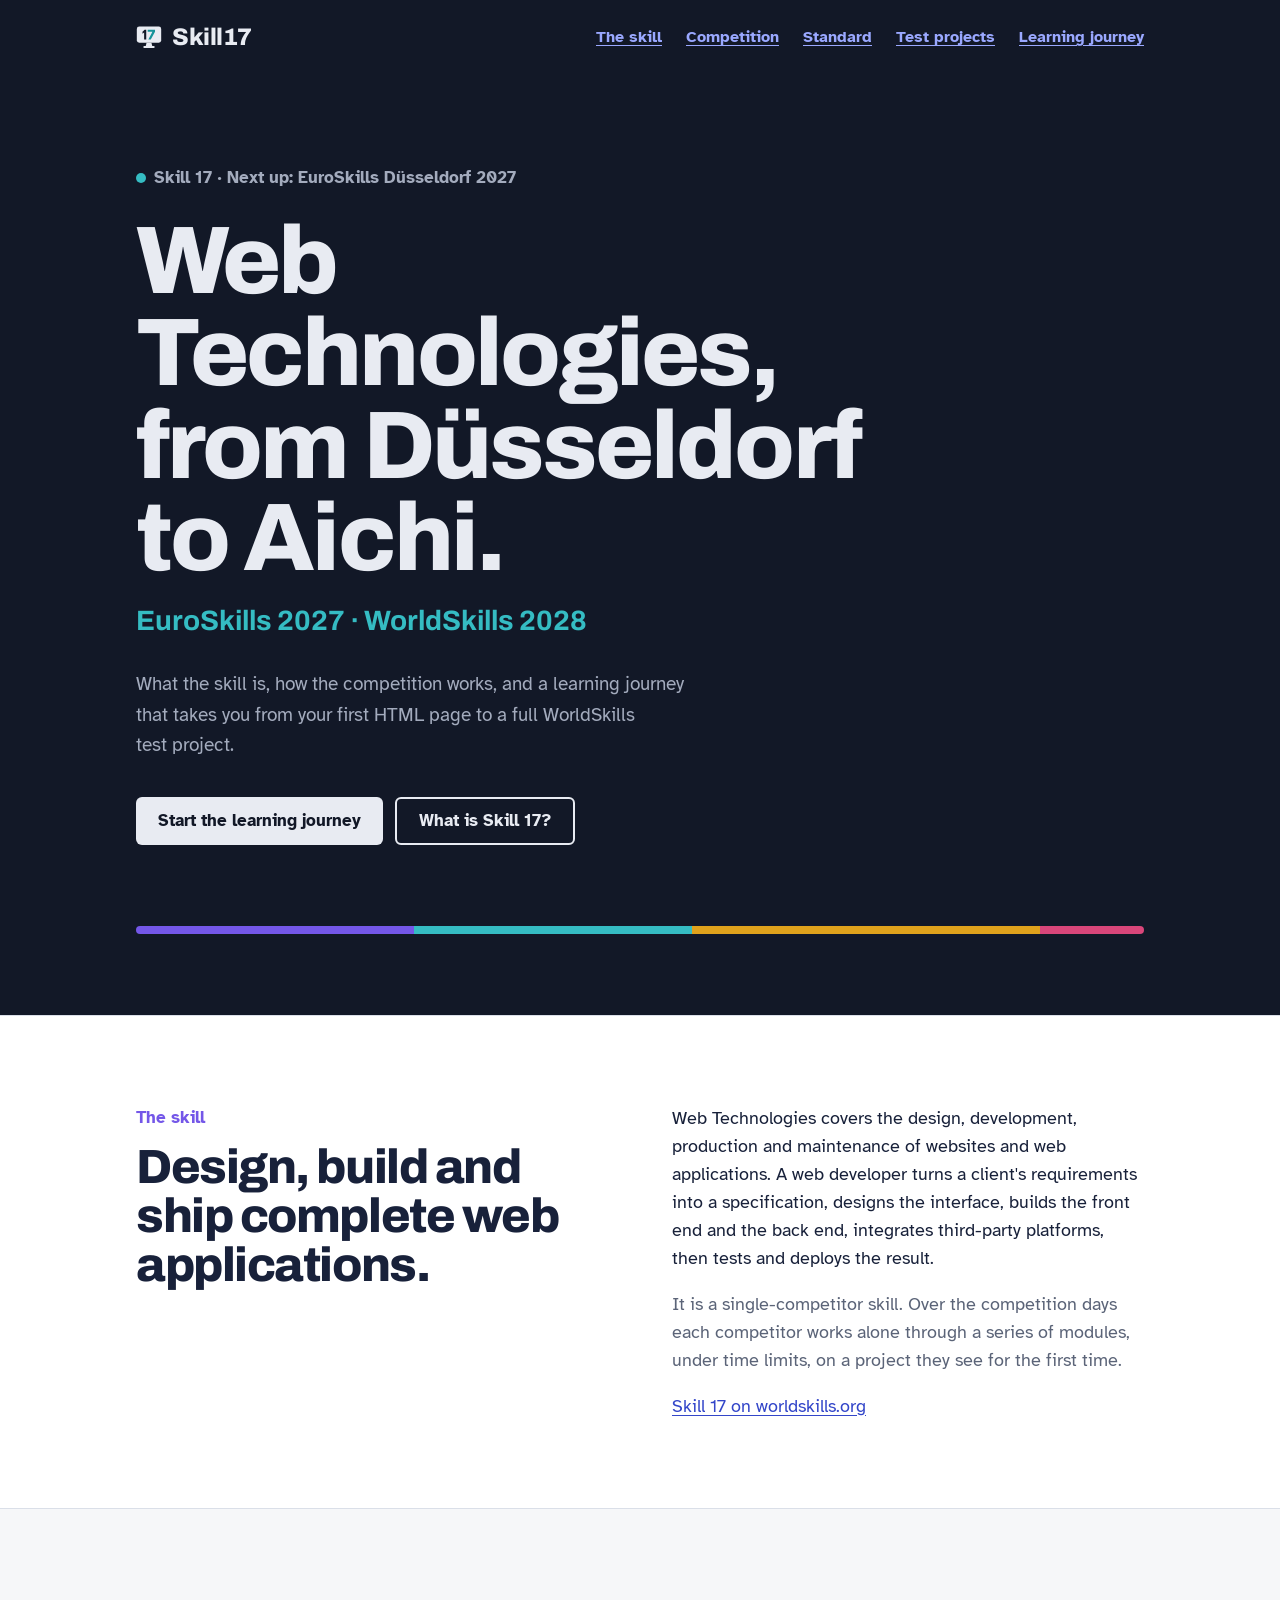
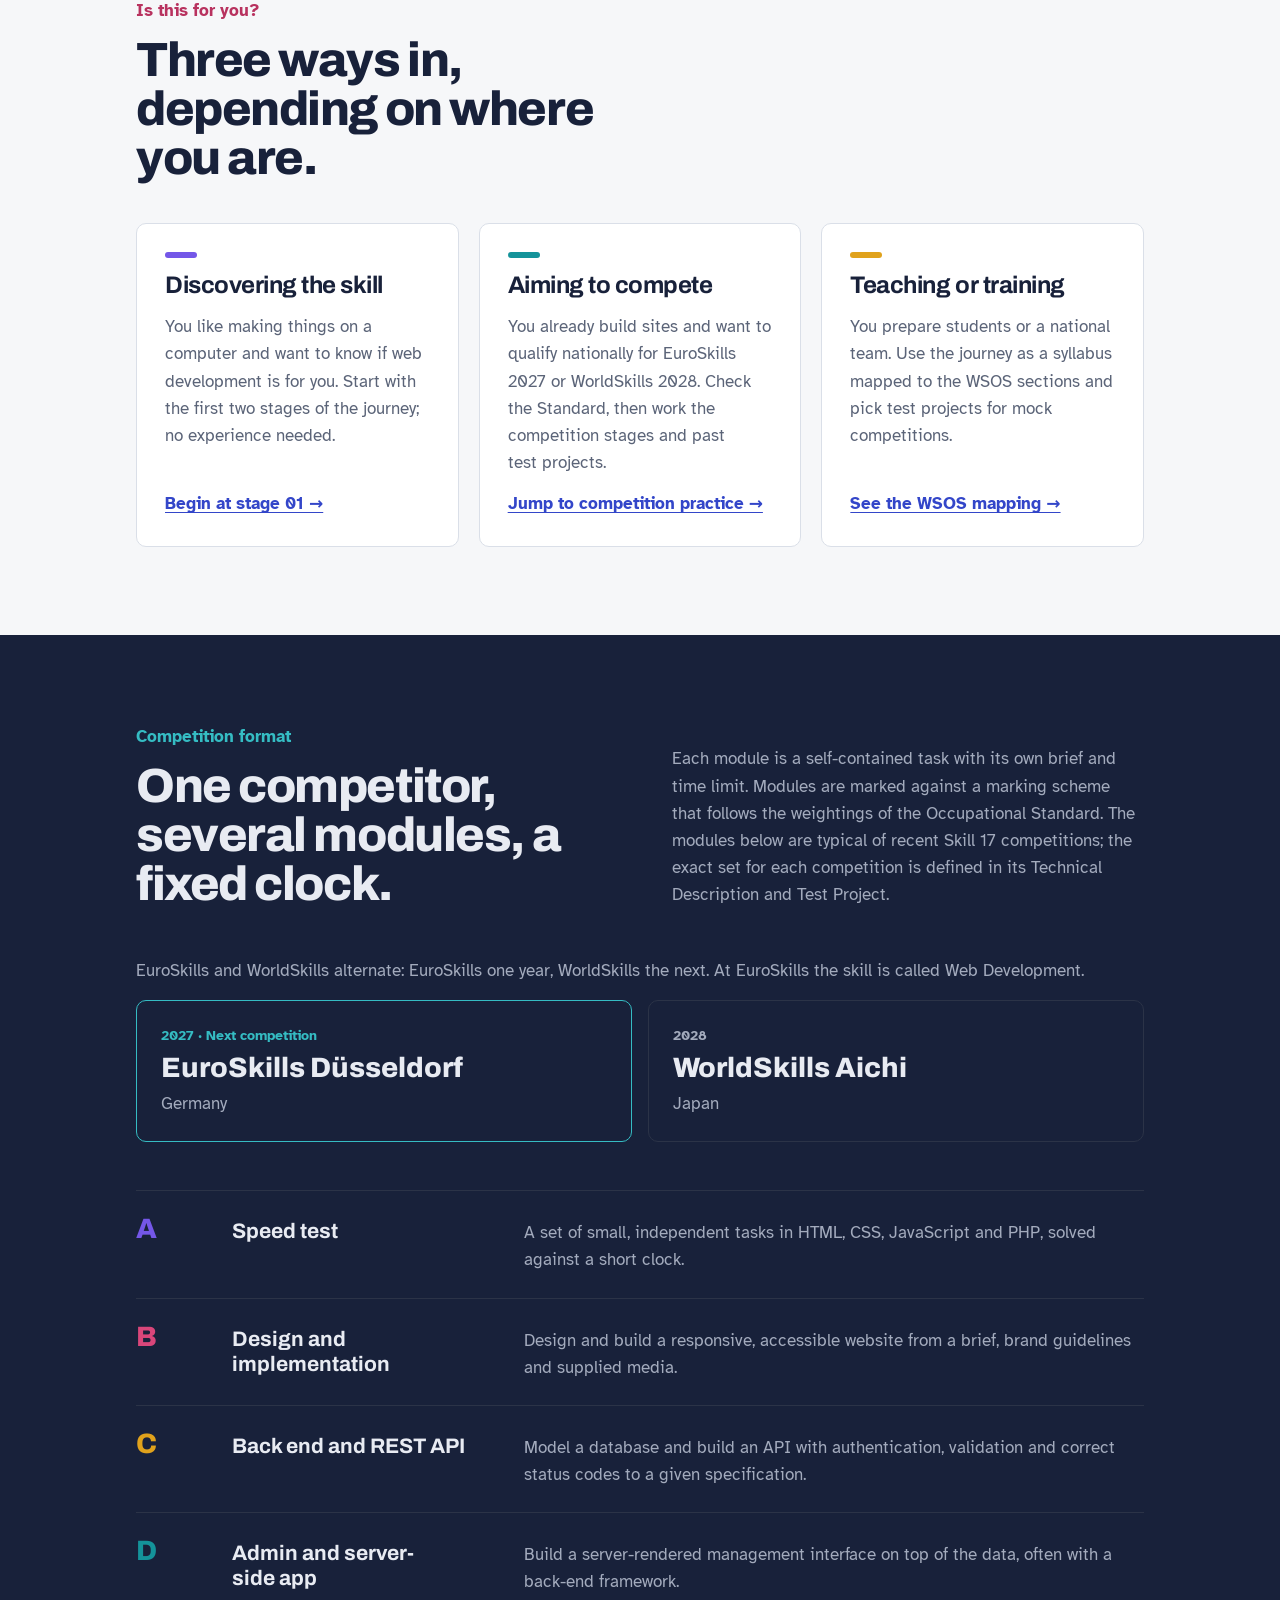
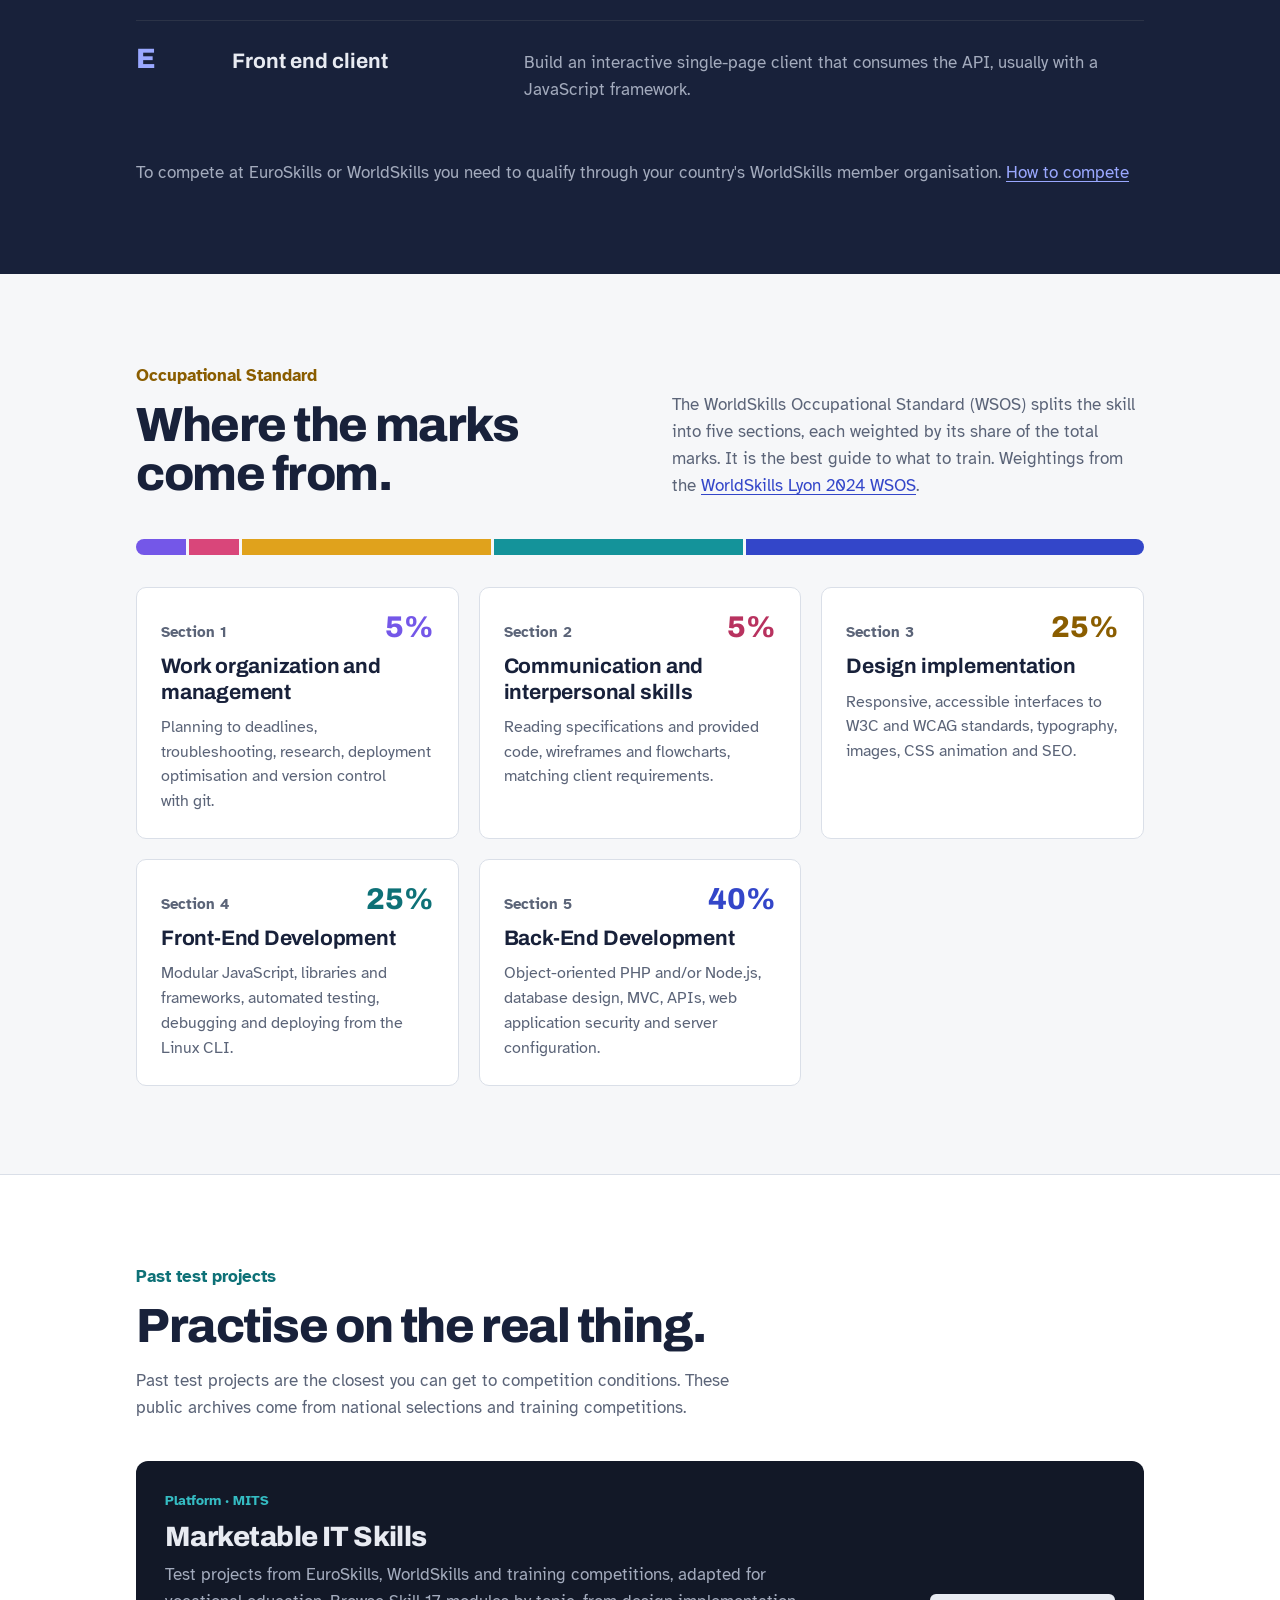
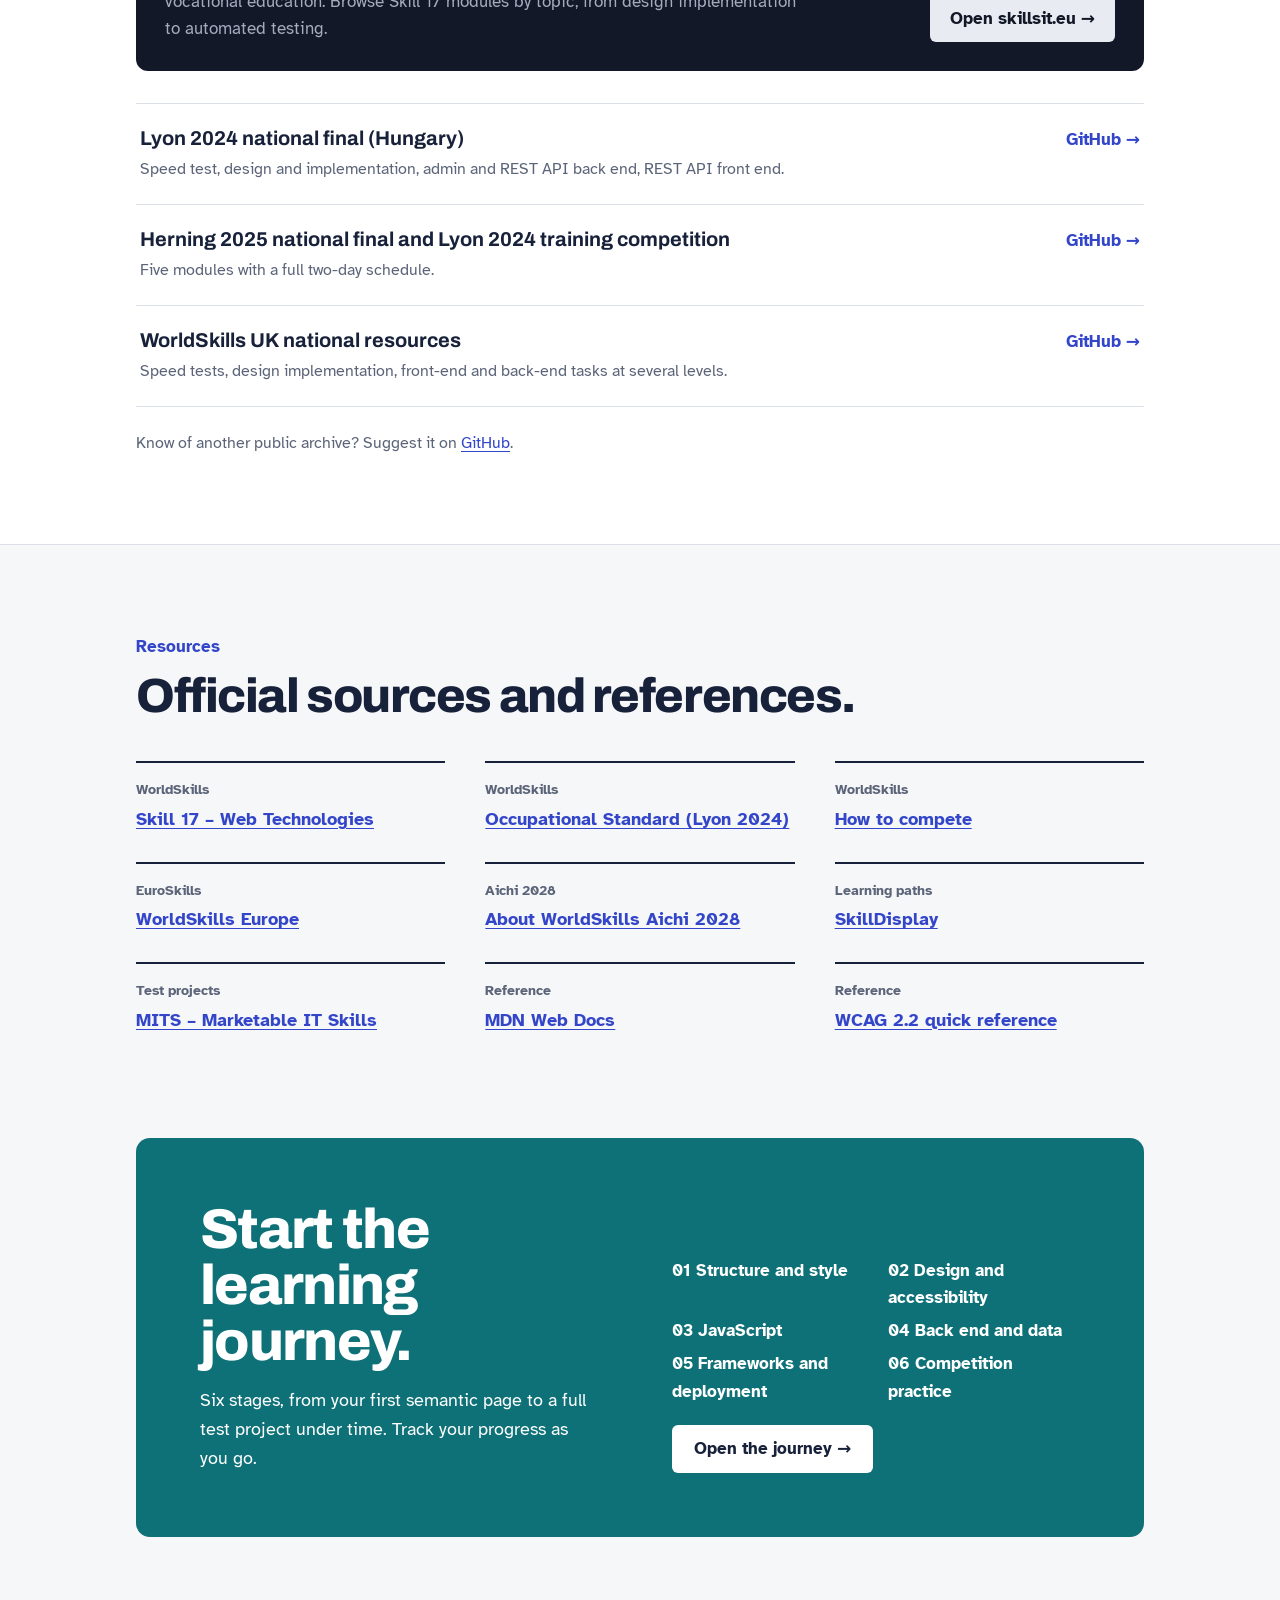
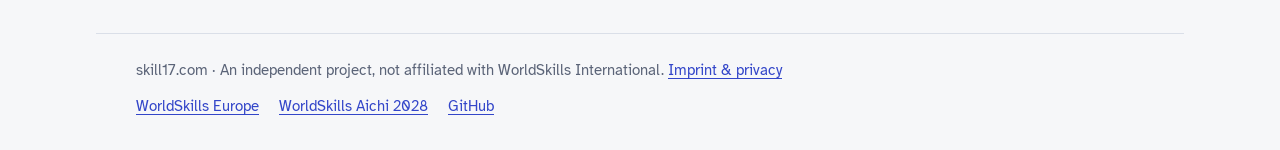
<file: index.html>
<!doctype html>
<html lang="en">
<head>
  <meta charset="utf-8">
  <meta name="viewport" content="width=device-width, initial-scale=1">
  <title>Skill17 Web Technologies</title>
  <meta name="description" content="Skill 17 Web Technologies: the skill, the competition from EuroSkills Düsseldorf 2027 to WorldSkills Aichi 2028, and a learning journey from first page to test project.">
  <meta property="og:title" content="Skill17 Web Technologies">
  <meta property="og:description" content="Skill 17 Web Technologies: the skill, the competition from EuroSkills Düsseldorf 2027 to WorldSkills Aichi 2028, and a learning journey from first page to test project.">
  <meta property="og:type" content="website">
  <meta property="og:url" content="https://skill17.com/">
  <link rel="icon" href="favicon.svg" type="image/svg+xml">
  <link rel="preload" as="font" type="font/woff2" crossorigin href="fonts/archivo-latin-800.woff2">
  <link rel="stylesheet" href="styles.css?v=2">
</head>
<body>
  <div class="band">
    <header class="site-header wrap">
      <a class="brand" href="index.html"><img src="logo-light.svg" alt="" width="26" height="26">Skill17</a>
      <nav class="site-nav" aria-label="Main">
        <a href="#skill">The skill</a>
        <a href="#competition">Competition</a>
        <a href="#standard">Standard</a>
        <a href="#test-projects">Test projects</a>
        <a href="journey.html">Learning journey</a>
      </nav>
    </header>

    <section class="hero wrap" aria-labelledby="hero-title">
      <p class="status">Skill 17 · Next up: EuroSkills Düsseldorf 2027</p>
      <h1 id="hero-title">Web Technologies, from Düsseldorf to Aichi.</h1>
      <p class="hero-sub">EuroSkills 2027 · WorldSkills 2028</p>
      <p class="hero-lede">What the skill is, how the competition works, and a learning journey that takes you from your first HTML page to a full WorldSkills test project.</p>
      <div class="actions">
        <a class="btn btn--primary" href="journey.html">Start the learning journey</a>
        <a class="btn btn--outline" href="#skill">What is Skill 17?</a>
      </div>
      <div class="stripe" aria-hidden="true"><span></span><span></span><span></span><span></span></div>
    </section>
  </div>

  <main>
    <section id="skill" class="on-surface" aria-labelledby="skill-title">
      <div class="wrap section auto-grid skill">
        <div class="tone-purple">
          <p class="eyebrow">The skill</p>
          <h2 id="skill-title" class="h2">Design, build and ship complete web applications.</h2>
        </div>
        <div class="skill-copy">
          <p>Web Technologies covers the design, development, production and maintenance of websites and web applications. A web developer turns a client's requirements into a specification, designs the interface, builds the front end and the back end, integrates third-party platforms, then tests and deploys the result.</p>
          <p class="muted">It is a single-competitor skill. Over the competition days each competitor works alone through a series of modules, under time limits, on a project they see for the first time.</p>
          <p><a href="https://worldskills.org/skills/id/127/" target="_blank" rel="noopener" aria-describedby="new-tab">Skill 17 on worldskills.org</a></p>
        </div>
      </div>
    </section>

    <section class="wrap section" aria-labelledby="paths-title">
      <p class="eyebrow tone-pink">Is this for you?</p>
      <h2 id="paths-title" class="h2 paths-heading">Three ways in, depending on where you are.</h2>
      <div class="auto-grid paths">
        <div class="card path tone-purple">
          <h3>Discovering the skill</h3>
          <p>You like making things on a computer and want to know if web development is for you. Start with the first two stages of the journey; no experience needed.</p>
          <a href="journey.html#stage-01">Begin at stage 01 →</a>
        </div>
        <div class="card path tone-teal">
          <h3>Aiming to compete</h3>
          <p>You already build sites and want to qualify nationally for EuroSkills 2027 or WorldSkills 2028. Check the Standard, then work the competition stages and past test projects.</p>
          <a href="journey.html#stage-06">Jump to competition practice →</a>
        </div>
        <div class="card path tone-amber">
          <h3>Teaching or training</h3>
          <p>You prepare students or a national team. Use the journey as a syllabus mapped to the WSOS sections and pick test projects for mock competitions.</p>
          <a href="journey.html">See the WSOS mapping →</a>
        </div>
      </div>
    </section>

    <section id="competition" class="panel" aria-labelledby="competition-title">
      <div class="wrap section">
        <div class="auto-grid split competition-head">
          <div>
            <p class="eyebrow">Competition format</p>
            <h2 id="competition-title" class="h2">One competitor, several modules, a fixed clock.</h2>
          </div>
          <p class="panel-muted">Each module is a self-contained task with its own brief and time limit. Modules are marked against a marking scheme that follows the weightings of the Occupational Standard. The modules below are typical of recent Skill 17 competitions; the exact set for each competition is defined in its Technical Description and Test Project.</p>
        </div>

        <div class="cycle">
          <p class="panel-muted">EuroSkills and WorldSkills alternate: EuroSkills one year, WorldSkills the next. At EuroSkills the skill is called Web Development.</p>
          <div class="auto-grid cycle-cards">
            <div class="cycle-card cycle-card--next">
              <span class="cycle-when">2027 · Next competition</span>
              <span class="cycle-name">EuroSkills Düsseldorf</span>
              <span class="panel-muted">Germany</span>
            </div>
            <div class="cycle-card">
              <span class="cycle-when">2028</span>
              <span class="cycle-name">WorldSkills Aichi</span>
              <span class="panel-muted">Japan</span>
            </div>
          </div>
        </div>

        <ul class="modules">
          <li class="module tone-purple">
            <span class="module-letter">A</span>
            <h3>Speed test</h3>
            <p>A set of small, independent tasks in HTML, CSS, JavaScript and PHP, solved against a short clock.</p>
          </li>
          <li class="module tone-pink">
            <span class="module-letter">B</span>
            <h3>Design and implementation</h3>
            <p>Design and build a responsive, accessible website from a brief, brand guidelines and supplied media.</p>
          </li>
          <li class="module tone-amber">
            <span class="module-letter">C</span>
            <h3>Back end and REST API</h3>
            <p>Model a database and build an API with authentication, validation and correct status codes to a given specification.</p>
          </li>
          <li class="module tone-teal">
            <span class="module-letter">D</span>
            <h3>Admin and server-side app</h3>
            <p>Build a server-rendered management interface on top of the data, often with a back-end framework.</p>
          </li>
          <li class="module tone-link">
            <span class="module-letter">E</span>
            <h3>Front end client</h3>
            <p>Build an interactive single-page client that consumes the API, usually with a JavaScript framework.</p>
          </li>
        </ul>

        <p class="panel-muted compete-note">To compete at EuroSkills or WorldSkills you need to qualify through your country's WorldSkills member organisation. <a href="https://worldskills.org/get-involved/how-compete/" target="_blank" rel="noopener" aria-describedby="new-tab">How to compete</a></p>
      </div>
    </section>

    <section id="standard" class="wrap section" aria-labelledby="standard-title">
      <div class="auto-grid split standard-head">
        <div>
          <p class="eyebrow tone-amber">Occupational Standard</p>
          <h2 id="standard-title" class="h2">Where the marks come from.</h2>
        </div>
        <p class="muted">The WorldSkills Occupational Standard (WSOS) splits the skill into five sections, each weighted by its share of the total marks. It is the best guide to what to train. Weightings from the <a href="https://worldskills.org/what/projects/wsos/2024/events/579/skills/1693" target="_blank" rel="noopener" aria-describedby="new-tab">WorldSkills Lyon 2024 WSOS</a>.</p>
      </div>

      <div class="weights" aria-hidden="true">
        <span class="tone-purple"></span><span class="tone-pink"></span><span class="tone-amber"></span><span class="tone-teal"></span><span class="tone-blue"></span>
      </div>

      <ul class="auto-grid wsos">
        <li class="card wsos-card tone-purple">
          <div class="wsos-top"><span class="wsos-num">Section 1</span><span class="wsos-weight">5%</span></div>
          <h3>Work organization and management</h3>
          <p>Planning to deadlines, troubleshooting, research, deployment optimisation and version control with git.</p>
        </li>
        <li class="card wsos-card tone-pink">
          <div class="wsos-top"><span class="wsos-num">Section 2</span><span class="wsos-weight">5%</span></div>
          <h3>Communication and interpersonal skills</h3>
          <p>Reading specifications and provided code, wireframes and flowcharts, matching client requirements.</p>
        </li>
        <li class="card wsos-card tone-amber">
          <div class="wsos-top"><span class="wsos-num">Section 3</span><span class="wsos-weight">25%</span></div>
          <h3>Design implementation</h3>
          <p>Responsive, accessible interfaces to W3C and WCAG standards, typography, images, CSS animation and SEO.</p>
        </li>
        <li class="card wsos-card tone-teal">
          <div class="wsos-top"><span class="wsos-num">Section 4</span><span class="wsos-weight">25%</span></div>
          <h3>Front-End Development</h3>
          <p>Modular JavaScript, libraries and frameworks, automated testing, debugging and deploying from the Linux CLI.</p>
        </li>
        <li class="card wsos-card tone-blue">
          <div class="wsos-top"><span class="wsos-num">Section 5</span><span class="wsos-weight">40%</span></div>
          <h3>Back-End Development</h3>
          <p>Object-oriented PHP and/or Node.js, database design, MVC, APIs, web application security and server configuration.</p>
        </li>
      </ul>
    </section>

    <section id="test-projects" class="on-surface" aria-labelledby="projects-title">
      <div class="wrap section">
        <p class="eyebrow tone-teal">Past test projects</p>
        <h2 id="projects-title" class="h2 projects-heading">Practise on the real thing.</h2>
        <p class="projects-intro">Past test projects are the closest you can get to competition conditions. These public archives come from national selections and training competitions.</p>

        <a class="feature" href="https://skillsit.eu/home" target="_blank" rel="noopener" aria-describedby="new-tab">
          <span class="feature-text">
            <span class="feature-kicker">Platform · MITS</span>
            <span class="feature-title">Marketable IT Skills</span>
            <span class="feature-copy">Test projects from EuroSkills, WorldSkills and training competitions, adapted for vocational education. Browse Skill 17 modules by topic, from design implementation to automated testing.</span>
          </span>
          <span class="btn btn--light">Open skillsit.eu →</span>
        </a>

        <ul class="archives">
          <li>
            <a class="archive" href="https://github.com/skillsit-hu/ws2024-s17-hu-r3" target="_blank" rel="noopener" aria-describedby="new-tab">
              <span class="archive-title">Lyon 2024 national final (Hungary)</span>
              <span class="archive-go">GitHub →</span>
              <span class="archive-copy">Speed test, design and implementation, admin and REST API back end, REST API front end.</span>
            </a>
          </li>
          <li>
            <a class="archive" href="https://github.com/es2025-s17-hu/es2025-s17-hu-r3-tp" target="_blank" rel="noopener" aria-describedby="new-tab">
              <span class="archive-title">Herning 2025 national final and Lyon 2024 training competition</span>
              <span class="archive-go">GitHub →</span>
              <span class="archive-copy">Five modules with a full two-day schedule.</span>
            </a>
          </li>
          <li>
            <a class="archive" href="https://github.com/worldskillsuk/national-resources" target="_blank" rel="noopener" aria-describedby="new-tab">
              <span class="archive-title">WorldSkills UK national resources</span>
              <span class="archive-go">GitHub →</span>
              <span class="archive-copy">Speed tests, design implementation, front-end and back-end tasks at several levels.</span>
            </a>
          </li>
        </ul>
        <p class="archives-note">Know of another public archive? Suggest it on <a href="https://github.com/Skill17-WebTechnologies" target="_blank" rel="noopener" aria-describedby="new-tab">GitHub</a>.</p>
      </div>
    </section>

    <section id="resources" class="wrap section" aria-labelledby="resources-title">
      <p class="eyebrow tone-link">Resources</p>
      <h2 id="resources-title" class="h2 resources-heading">Official sources and references.</h2>
      <ul class="auto-grid resources">
        <li class="resource"><span class="resource-kind">WorldSkills</span><a href="https://worldskills.org/skills/id/127/" target="_blank" rel="noopener" aria-describedby="new-tab">Skill 17 – Web Technologies</a></li>
        <li class="resource"><span class="resource-kind">WorldSkills</span><a href="https://worldskills.org/what/projects/wsos/2024/events/579/skills/1693" target="_blank" rel="noopener" aria-describedby="new-tab">Occupational Standard (Lyon 2024)</a></li>
        <li class="resource"><span class="resource-kind">WorldSkills</span><a href="https://worldskills.org/get-involved/how-compete/" target="_blank" rel="noopener" aria-describedby="new-tab">How to compete</a></li>
        <li class="resource"><span class="resource-kind">EuroSkills</span><a href="https://worldskillseurope.org/" target="_blank" rel="noopener" aria-describedby="new-tab">WorldSkills Europe</a></li>
        <li class="resource"><span class="resource-kind">Aichi 2028</span><a href="https://worldskills.jp/en/worldskillsaichi2028/" target="_blank" rel="noopener" aria-describedby="new-tab">About WorldSkills Aichi 2028</a></li>
        <li class="resource"><span class="resource-kind">Learning paths</span><a href="https://www.skilldisplay.eu/" target="_blank" rel="noopener" aria-describedby="new-tab">SkillDisplay</a></li>
        <li class="resource"><span class="resource-kind">Test projects</span><a href="https://skillsit.eu/home" target="_blank" rel="noopener" aria-describedby="new-tab">MITS – Marketable IT Skills</a></li>
        <li class="resource"><span class="resource-kind">Reference</span><a href="https://developer.mozilla.org/" target="_blank" rel="noopener" aria-describedby="new-tab">MDN Web Docs</a></li>
        <li class="resource"><span class="resource-kind">Reference</span><a href="https://www.w3.org/WAI/WCAG22/quickref/" target="_blank" rel="noopener" aria-describedby="new-tab">WCAG 2.2 quick reference</a></li>
      </ul>
    </section>

    <section class="wrap cta-section" aria-labelledby="cta-title">
      <div class="auto-grid cta">
        <div>
          <h2 id="cta-title">Start the learning journey.</h2>
          <p>Six stages, from your first semantic page to a full test project under time. Track your progress as you go.</p>
        </div>
        <div class="cta-side">
          <ol class="cta-stages">
            <li>01 Structure and style</li>
            <li>02 Design and accessibility</li>
            <li>03 JavaScript</li>
            <li>04 Back end and data</li>
            <li>05 Frameworks and deployment</li>
            <li>06 Competition practice</li>
          </ol>
          <a class="btn btn--white" href="journey.html">Open the journey →</a>
        </div>
      </div>
    </section>
  </main>

  <footer class="site-footer wrap">
    <span>skill17.com · An independent project, not affiliated with WorldSkills International. <a href="legal.html">Imprint &amp; privacy</a></span>
    <div class="footer-links">
      <a href="https://worldskillseurope.org/" target="_blank" rel="noopener" aria-describedby="new-tab">WorldSkills Europe</a>
      <a href="https://worldskills.jp/en/worldskillsaichi2028/" target="_blank" rel="noopener" aria-describedby="new-tab">WorldSkills Aichi 2028</a>
      <a href="https://github.com/Skill17-WebTechnologies" target="_blank" rel="noopener" aria-describedby="new-tab">GitHub</a>
    </div>
  </footer>
  <span id="new-tab" hidden>Opens in a new tab</span>
</body>
</html>
</file>
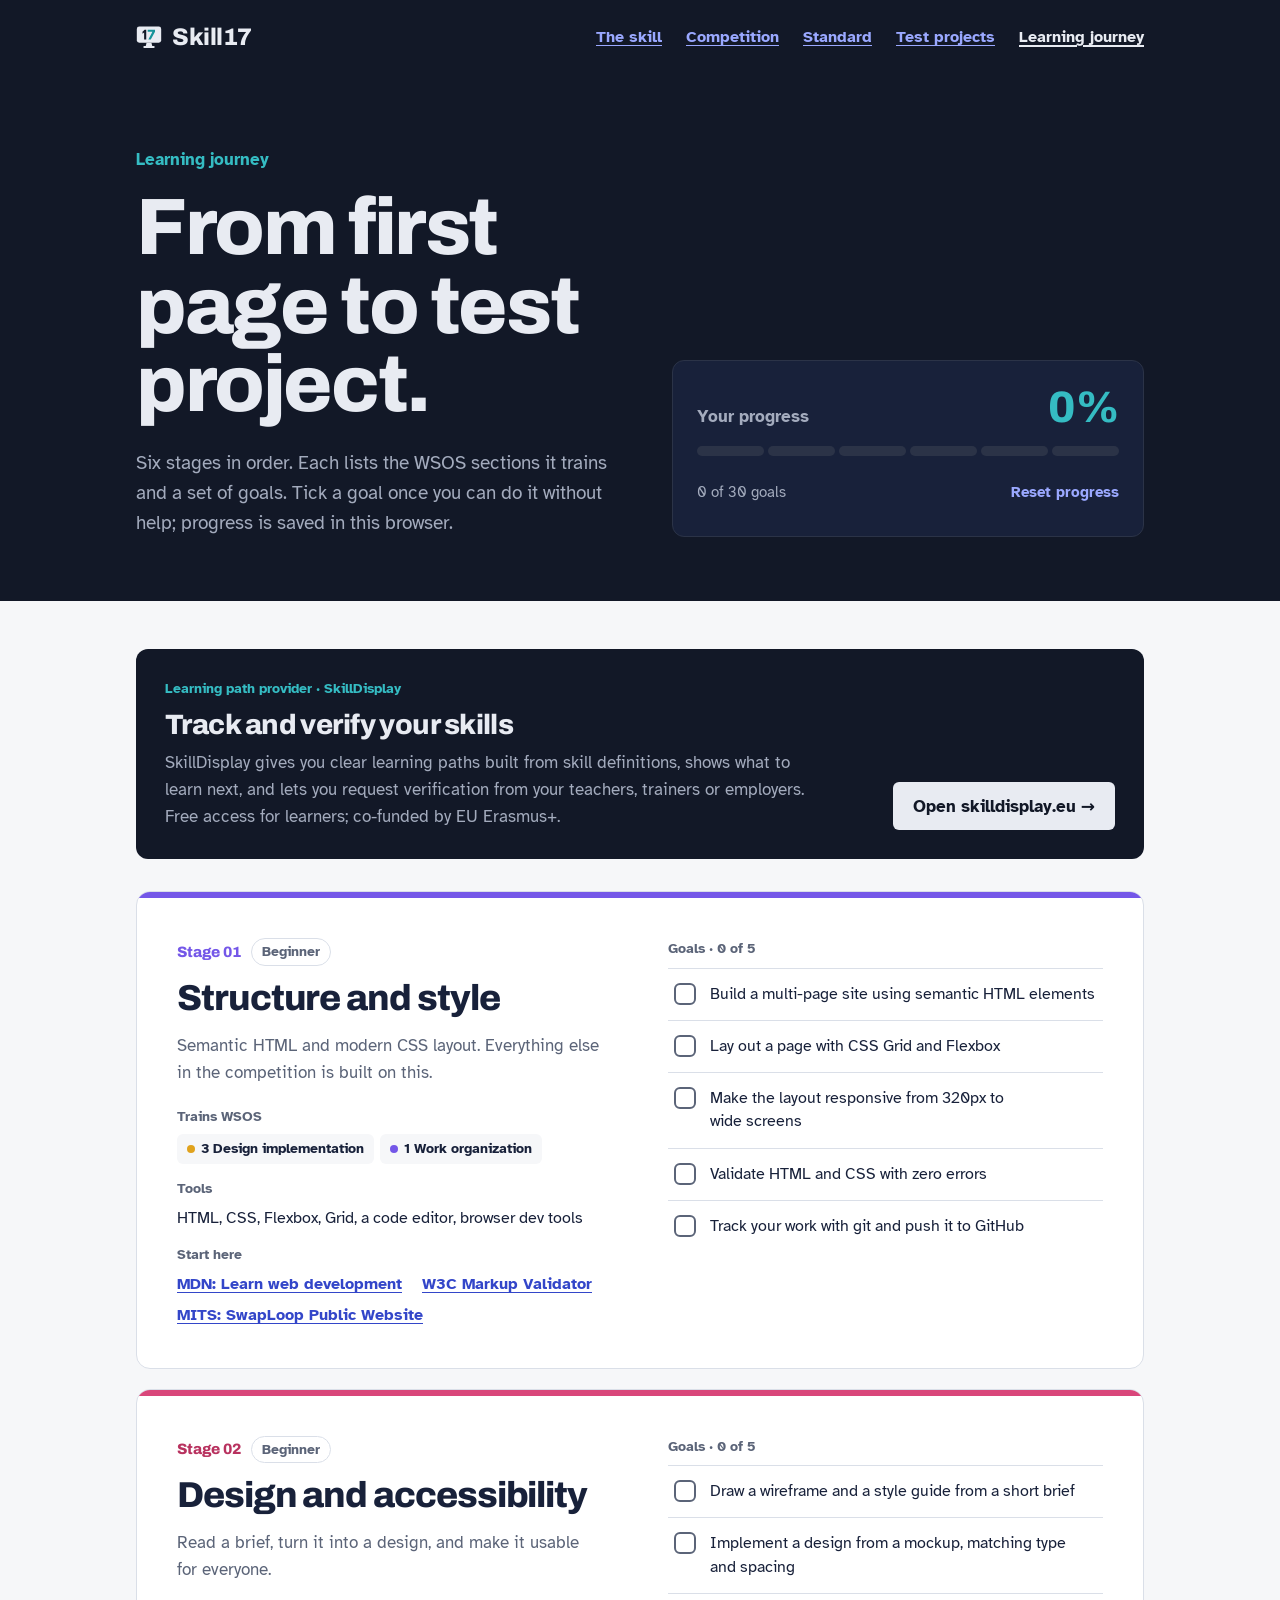
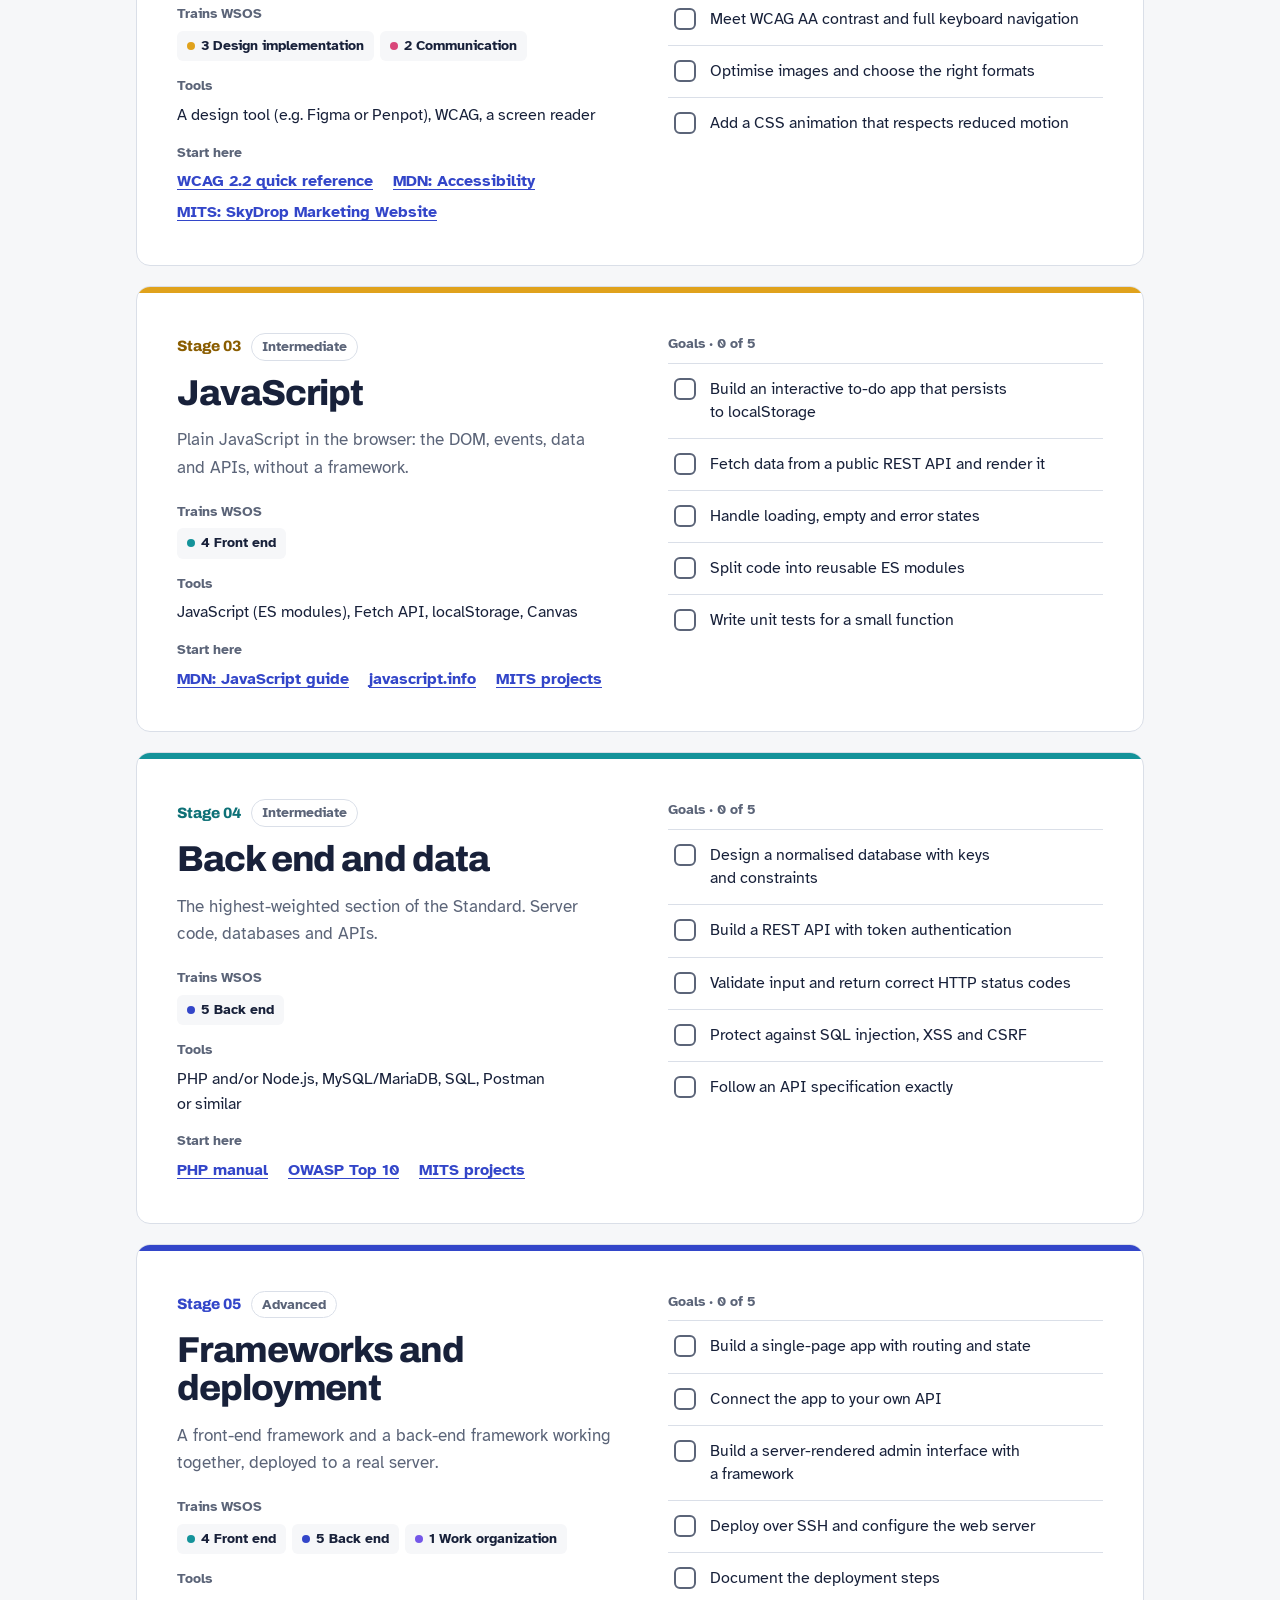
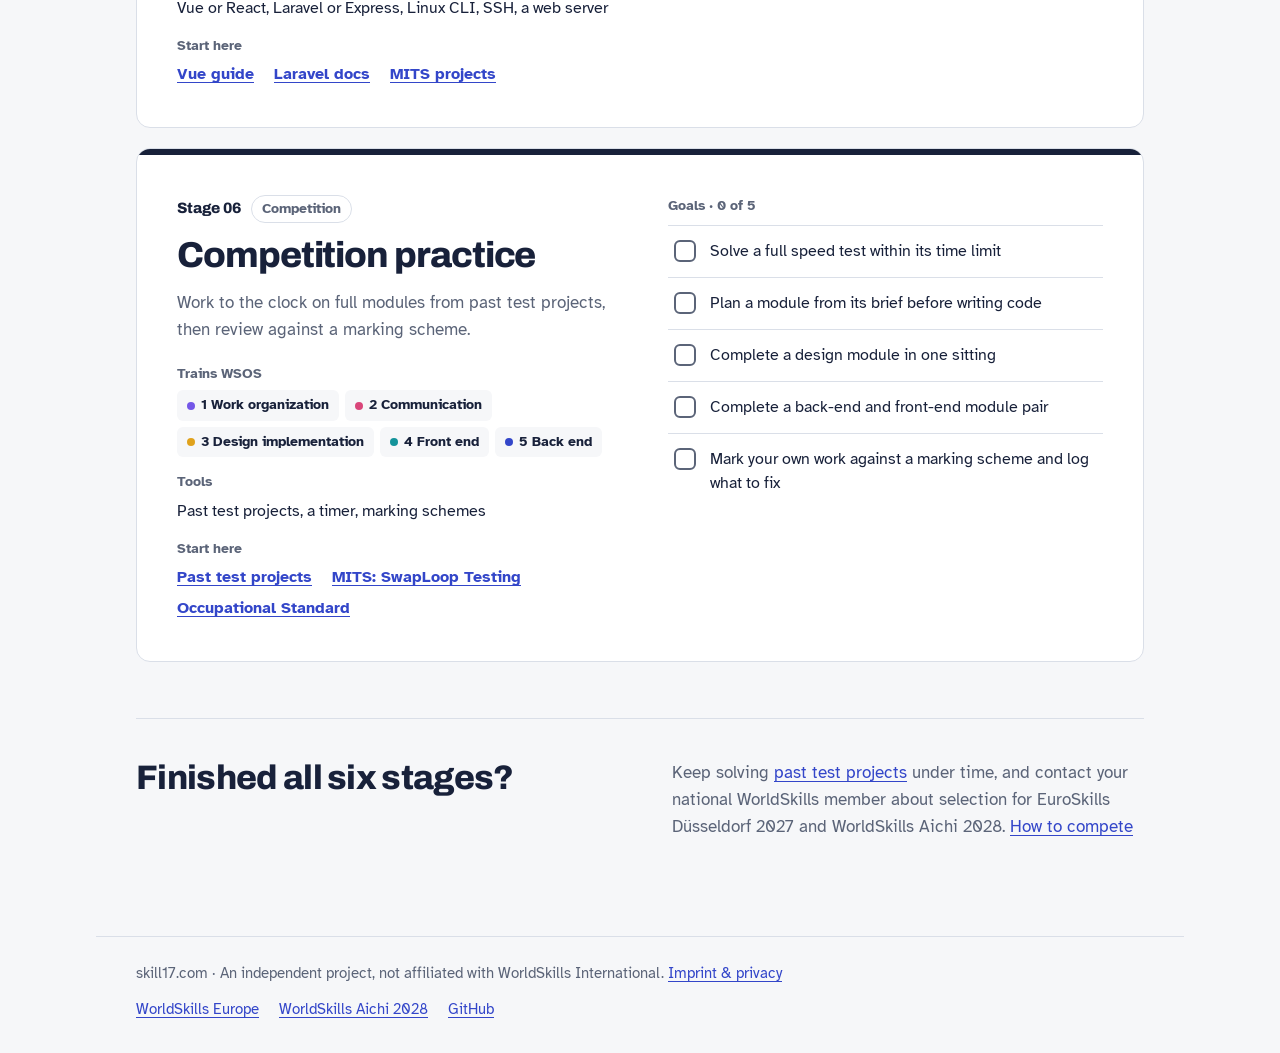
<file: journey.html>
<!doctype html>
<html lang="en">
<head>
  <meta charset="utf-8">
  <meta name="viewport" content="width=device-width, initial-scale=1">
  <title>Learning journey · Skill17 Web Technologies</title>
  <meta name="description" content="Six stages from your first HTML page to a full WorldSkills test project, mapped to the Occupational Standard. Track your progress as you go.">
  <meta property="og:title" content="Skill17 Web Technologies">
  <meta property="og:description" content="Six stages from your first HTML page to a full WorldSkills test project, mapped to the Occupational Standard. Track your progress as you go.">
  <meta property="og:type" content="website">
  <meta property="og:url" content="https://skill17.com/journey.html">
  <link rel="icon" href="favicon.svg" type="image/svg+xml">
  <link rel="preload" as="font" type="font/woff2" crossorigin href="fonts/archivo-latin-800.woff2">
  <link rel="stylesheet" href="styles.css?v=2">
  <script type="module" src="journey.js?v=2"></script>
</head>
<body>
  <div class="band">
    <header class="site-header wrap">
      <a class="brand" href="index.html"><img src="logo-light.svg" alt="" width="26" height="26">Skill17</a>
      <nav class="site-nav" aria-label="Main">
        <a href="index.html#skill">The skill</a>
        <a href="index.html#competition">Competition</a>
        <a href="index.html#standard">Standard</a>
        <a href="index.html#test-projects">Test projects</a>
        <a href="journey.html" aria-current="page">Learning journey</a>
      </nav>
    </header>

    <section class="wrap auto-grid journey-intro" aria-labelledby="journey-title">
      <div>
        <p class="eyebrow">Learning journey</p>
        <h1 id="journey-title">From first page to test project.</h1>
        <p class="journey-lede">Six stages in order. Each lists the WSOS sections it trains and a set of goals. Tick a goal once you can do it without help; progress is saved in this browser.</p>
      </div>
      <div class="progress" hidden>
        <div class="progress-top">
          <span class="progress-label">Your progress</span>
          <span class="progress-pct" data-pct>0%</span>
        </div>
        <div class="segments">
          <a class="segment tone-purple" href="#stage-01" data-segment="01" aria-label="Stage 01"></a>
          <a class="segment tone-pink" href="#stage-02" data-segment="02" aria-label="Stage 02"></a>
          <a class="segment tone-amber" href="#stage-03" data-segment="03" aria-label="Stage 03"></a>
          <a class="segment tone-teal" href="#stage-04" data-segment="04" aria-label="Stage 04"></a>
          <a class="segment tone-blue" href="#stage-05" data-segment="05" aria-label="Stage 05"></a>
          <a class="segment tone-ink" href="#stage-06" data-segment="06" aria-label="Stage 06"></a>
        </div>
        <div class="progress-bottom">
          <span data-total>0 of 30 goals</span>
          <button type="button" class="reset" data-reset>Reset progress</button>
        </div>
      </div>
    </section>
  </div>

  <main class="wrap journey-main">
    <a class="feature" href="https://www.skilldisplay.eu/" target="_blank" rel="noopener" aria-describedby="new-tab">
      <span class="feature-text">
        <span class="feature-kicker">Learning path provider · SkillDisplay</span>
        <span class="feature-title">Track and verify your skills</span>
        <span class="feature-copy">SkillDisplay gives you clear learning paths built from skill definitions, shows what to learn next, and lets you request verification from your teachers, trainers or employers. Free access for learners; co-funded by EU Erasmus+.</span>
      </span>
      <span class="btn btn--light">Open skilldisplay.eu →</span>
    </a>

    <div class="stages">
        <article id="stage-01" class="stage tone-purple" data-stage="01" aria-labelledby="stage-01-title">
          <div class="stage-body auto-grid">
            <div class="stage-info">
              <div class="stage-meta">
                <span class="stage-num">Stage 01</span>
                <span class="pill pill--level">Beginner</span>
                <span class="pill pill--done" hidden>Complete</span>
              </div>
              <h2 id="stage-01-title">Structure and style</h2>
              <p class="stage-copy">Semantic HTML and modern CSS layout. Everything else in the competition is built on this.</p>
              <div class="stage-field">
                <span class="field-label">Trains WSOS</span>
                <ul class="chips">
                  <li class="chip tone-amber">3 Design implementation</li>
                  <li class="chip tone-purple">1 Work organization</li>
                </ul>
              </div>
              <div class="stage-field">
                <span class="field-label">Tools</span>
                <span class="stage-tools">HTML, CSS, Flexbox, Grid, a code editor, browser dev tools</span>
              </div>
              <div class="stage-field">
                <span class="field-label">Start here</span>
                <ul class="stage-links">
                  <li><a href="https://developer.mozilla.org/en-US/docs/Learn_web_development" target="_blank" rel="noopener" aria-describedby="new-tab">MDN: Learn web development</a></li>
                  <li><a href="https://validator.w3.org/" target="_blank" rel="noopener" aria-describedby="new-tab">W3C Markup Validator</a></li>
                  <li><a href="https://skillsit.eu/home" target="_blank" rel="noopener" aria-describedby="new-tab">MITS: SwapLoop Public Website</a></li>
                </ul>
              </div>
            </div>
            <div class="stage-goals">
              <p class="field-label goals-head">Goals<span class="goals-count"></span></p>
              <ul class="goals">
                <li>Build a multi-page site using semantic HTML elements</li>
                <li>Lay out a page with CSS Grid and Flexbox</li>
                <li>Make the layout responsive from 320px to wide screens</li>
                <li>Validate HTML and CSS with zero errors</li>
                <li>Track your work with git and push it to GitHub</li>
              </ul>
            </div>
          </div>
        </article>

        <article id="stage-02" class="stage tone-pink" data-stage="02" aria-labelledby="stage-02-title">
          <div class="stage-body auto-grid">
            <div class="stage-info">
              <div class="stage-meta">
                <span class="stage-num">Stage 02</span>
                <span class="pill pill--level">Beginner</span>
                <span class="pill pill--done" hidden>Complete</span>
                <span class="pill pill--locked" hidden>Finish stage 01 first</span>
              </div>
              <h2 id="stage-02-title">Design and accessibility</h2>
              <p class="stage-copy">Read a brief, turn it into a design, and make it usable for everyone.</p>
              <div class="stage-field">
                <span class="field-label">Trains WSOS</span>
                <ul class="chips">
                  <li class="chip tone-amber">3 Design implementation</li>
                  <li class="chip tone-pink">2 Communication</li>
                </ul>
              </div>
              <div class="stage-field">
                <span class="field-label">Tools</span>
                <span class="stage-tools">A design tool (e.g. Figma or Penpot), WCAG, a screen reader</span>
              </div>
              <div class="stage-field">
                <span class="field-label">Start here</span>
                <ul class="stage-links">
                  <li><a href="https://www.w3.org/WAI/WCAG22/quickref/" target="_blank" rel="noopener" aria-describedby="new-tab">WCAG 2.2 quick reference</a></li>
                  <li><a href="https://developer.mozilla.org/en-US/docs/Web/Accessibility" target="_blank" rel="noopener" aria-describedby="new-tab">MDN: Accessibility</a></li>
                  <li><a href="https://skillsit.eu/home" target="_blank" rel="noopener" aria-describedby="new-tab">MITS: SkyDrop Marketing Website</a></li>
                </ul>
              </div>
            </div>
            <div class="stage-goals">
              <p class="field-label goals-head">Goals<span class="goals-count"></span></p>
              <ul class="goals">
                <li>Draw a wireframe and a style guide from a short brief</li>
                <li>Implement a design from a mockup, matching type and spacing</li>
                <li>Meet WCAG AA contrast and full keyboard navigation</li>
                <li>Optimise images and choose the right formats</li>
                <li>Add a CSS animation that respects reduced motion</li>
              </ul>
            </div>
          </div>
        </article>

        <article id="stage-03" class="stage tone-amber" data-stage="03" aria-labelledby="stage-03-title">
          <div class="stage-body auto-grid">
            <div class="stage-info">
              <div class="stage-meta">
                <span class="stage-num">Stage 03</span>
                <span class="pill pill--level">Intermediate</span>
                <span class="pill pill--done" hidden>Complete</span>
                <span class="pill pill--locked" hidden>Finish stage 02 first</span>
              </div>
              <h2 id="stage-03-title">JavaScript</h2>
              <p class="stage-copy">Plain JavaScript in the browser: the DOM, events, data and APIs, without a framework.</p>
              <div class="stage-field">
                <span class="field-label">Trains WSOS</span>
                <ul class="chips">
                  <li class="chip tone-teal">4 Front end</li>
                </ul>
              </div>
              <div class="stage-field">
                <span class="field-label">Tools</span>
                <span class="stage-tools">JavaScript (ES modules), Fetch API, localStorage, Canvas</span>
              </div>
              <div class="stage-field">
                <span class="field-label">Start here</span>
                <ul class="stage-links">
                  <li><a href="https://developer.mozilla.org/en-US/docs/Web/JavaScript/Guide" target="_blank" rel="noopener" aria-describedby="new-tab">MDN: JavaScript guide</a></li>
                  <li><a href="https://javascript.info/" target="_blank" rel="noopener" aria-describedby="new-tab">javascript.info</a></li>
                  <li><a href="https://skillsit.eu/home" target="_blank" rel="noopener" aria-describedby="new-tab">MITS projects</a></li>
                </ul>
              </div>
            </div>
            <div class="stage-goals">
              <p class="field-label goals-head">Goals<span class="goals-count"></span></p>
              <ul class="goals">
                <li>Build an interactive to-do app that persists to localStorage</li>
                <li>Fetch data from a public REST API and render it</li>
                <li>Handle loading, empty and error states</li>
                <li>Split code into reusable ES modules</li>
                <li>Write unit tests for a small function</li>
              </ul>
            </div>
          </div>
        </article>

        <article id="stage-04" class="stage tone-teal" data-stage="04" aria-labelledby="stage-04-title">
          <div class="stage-body auto-grid">
            <div class="stage-info">
              <div class="stage-meta">
                <span class="stage-num">Stage 04</span>
                <span class="pill pill--level">Intermediate</span>
                <span class="pill pill--done" hidden>Complete</span>
                <span class="pill pill--locked" hidden>Finish stage 03 first</span>
              </div>
              <h2 id="stage-04-title">Back end and data</h2>
              <p class="stage-copy">The highest-weighted section of the Standard. Server code, databases and APIs.</p>
              <div class="stage-field">
                <span class="field-label">Trains WSOS</span>
                <ul class="chips">
                  <li class="chip tone-blue">5 Back end</li>
                </ul>
              </div>
              <div class="stage-field">
                <span class="field-label">Tools</span>
                <span class="stage-tools">PHP and/or Node.js, MySQL/MariaDB, SQL, Postman or similar</span>
              </div>
              <div class="stage-field">
                <span class="field-label">Start here</span>
                <ul class="stage-links">
                  <li><a href="https://www.php.net/manual/en/" target="_blank" rel="noopener" aria-describedby="new-tab">PHP manual</a></li>
                  <li><a href="https://owasp.org/www-project-top-ten/" target="_blank" rel="noopener" aria-describedby="new-tab">OWASP Top 10</a></li>
                  <li><a href="https://skillsit.eu/home" target="_blank" rel="noopener" aria-describedby="new-tab">MITS projects</a></li>
                </ul>
              </div>
            </div>
            <div class="stage-goals">
              <p class="field-label goals-head">Goals<span class="goals-count"></span></p>
              <ul class="goals">
                <li>Design a normalised database with keys and constraints</li>
                <li>Build a REST API with token authentication</li>
                <li>Validate input and return correct HTTP status codes</li>
                <li>Protect against SQL injection, XSS and CSRF</li>
                <li>Follow an API specification exactly</li>
              </ul>
            </div>
          </div>
        </article>

        <article id="stage-05" class="stage tone-blue" data-stage="05" aria-labelledby="stage-05-title">
          <div class="stage-body auto-grid">
            <div class="stage-info">
              <div class="stage-meta">
                <span class="stage-num">Stage 05</span>
                <span class="pill pill--level">Advanced</span>
                <span class="pill pill--done" hidden>Complete</span>
                <span class="pill pill--locked" hidden>Finish stage 04 first</span>
              </div>
              <h2 id="stage-05-title">Frameworks and deployment</h2>
              <p class="stage-copy">A front-end framework and a back-end framework working together, deployed to a real server.</p>
              <div class="stage-field">
                <span class="field-label">Trains WSOS</span>
                <ul class="chips">
                  <li class="chip tone-teal">4 Front end</li>
                  <li class="chip tone-blue">5 Back end</li>
                  <li class="chip tone-purple">1 Work organization</li>
                </ul>
              </div>
              <div class="stage-field">
                <span class="field-label">Tools</span>
                <span class="stage-tools">Vue or React, Laravel or Express, Linux CLI, SSH, a web server</span>
              </div>
              <div class="stage-field">
                <span class="field-label">Start here</span>
                <ul class="stage-links">
                  <li><a href="https://vuejs.org/guide/" target="_blank" rel="noopener" aria-describedby="new-tab">Vue guide</a></li>
                  <li><a href="https://laravel.com/docs" target="_blank" rel="noopener" aria-describedby="new-tab">Laravel docs</a></li>
                  <li><a href="https://skillsit.eu/home" target="_blank" rel="noopener" aria-describedby="new-tab">MITS projects</a></li>
                </ul>
              </div>
            </div>
            <div class="stage-goals">
              <p class="field-label goals-head">Goals<span class="goals-count"></span></p>
              <ul class="goals">
                <li>Build a single-page app with routing and state</li>
                <li>Connect the app to your own API</li>
                <li>Build a server-rendered admin interface with a framework</li>
                <li>Deploy over SSH and configure the web server</li>
                <li>Document the deployment steps</li>
              </ul>
            </div>
          </div>
        </article>

        <article id="stage-06" class="stage tone-ink" data-stage="06" aria-labelledby="stage-06-title">
          <div class="stage-body auto-grid">
            <div class="stage-info">
              <div class="stage-meta">
                <span class="stage-num">Stage 06</span>
                <span class="pill pill--level">Competition</span>
                <span class="pill pill--done" hidden>Complete</span>
                <span class="pill pill--locked" hidden>Finish stage 05 first</span>
              </div>
              <h2 id="stage-06-title">Competition practice</h2>
              <p class="stage-copy">Work to the clock on full modules from past test projects, then review against a marking scheme.</p>
              <div class="stage-field">
                <span class="field-label">Trains WSOS</span>
                <ul class="chips">
                  <li class="chip tone-purple">1 Work organization</li>
                  <li class="chip tone-pink">2 Communication</li>
                  <li class="chip tone-amber">3 Design implementation</li>
                  <li class="chip tone-teal">4 Front end</li>
                  <li class="chip tone-blue">5 Back end</li>
                </ul>
              </div>
              <div class="stage-field">
                <span class="field-label">Tools</span>
                <span class="stage-tools">Past test projects, a timer, marking schemes</span>
              </div>
              <div class="stage-field">
                <span class="field-label">Start here</span>
                <ul class="stage-links">
                  <li><a href="index.html#test-projects">Past test projects</a></li>
                  <li><a href="https://skillsit.eu/home" target="_blank" rel="noopener" aria-describedby="new-tab">MITS: SwapLoop Testing</a></li>
                  <li><a href="https://worldskills.org/what/projects/wsos/2024/events/579/skills/1693" target="_blank" rel="noopener" aria-describedby="new-tab">Occupational Standard</a></li>
                </ul>
              </div>
            </div>
            <div class="stage-goals">
              <p class="field-label goals-head">Goals<span class="goals-count"></span></p>
              <ul class="goals">
                <li>Solve a full speed test within its time limit</li>
                <li>Plan a module from its brief before writing code</li>
                <li>Complete a design module in one sitting</li>
                <li>Complete a back-end and front-end module pair</li>
                <li>Mark your own work against a marking scheme and log what to fix</li>
              </ul>
            </div>
          </div>
        </article>
    </div>

    <section class="auto-grid after" aria-labelledby="after-title">
      <h2 id="after-title">Finished all six stages?</h2>
      <p class="muted">Keep solving <a href="index.html#test-projects">past test projects</a> under time, and contact your national WorldSkills member about selection for EuroSkills Düsseldorf 2027 and WorldSkills Aichi 2028. <a href="https://worldskills.org/get-involved/how-compete/" target="_blank" rel="noopener" aria-describedby="new-tab">How to compete</a></p>
    </section>
  </main>

  <footer class="site-footer wrap">
    <span>skill17.com · An independent project, not affiliated with WorldSkills International. <a href="legal.html">Imprint &amp; privacy</a></span>
    <div class="footer-links">
      <a href="https://worldskillseurope.org/" target="_blank" rel="noopener" aria-describedby="new-tab">WorldSkills Europe</a>
      <a href="https://worldskills.jp/en/worldskillsaichi2028/" target="_blank" rel="noopener" aria-describedby="new-tab">WorldSkills Aichi 2028</a>
      <a href="https://github.com/Skill17-WebTechnologies" target="_blank" rel="noopener" aria-describedby="new-tab">GitHub</a>
    </div>
  </footer>
  <span id="new-tab" hidden>Opens in a new tab</span>
</body>
</html>
</file>
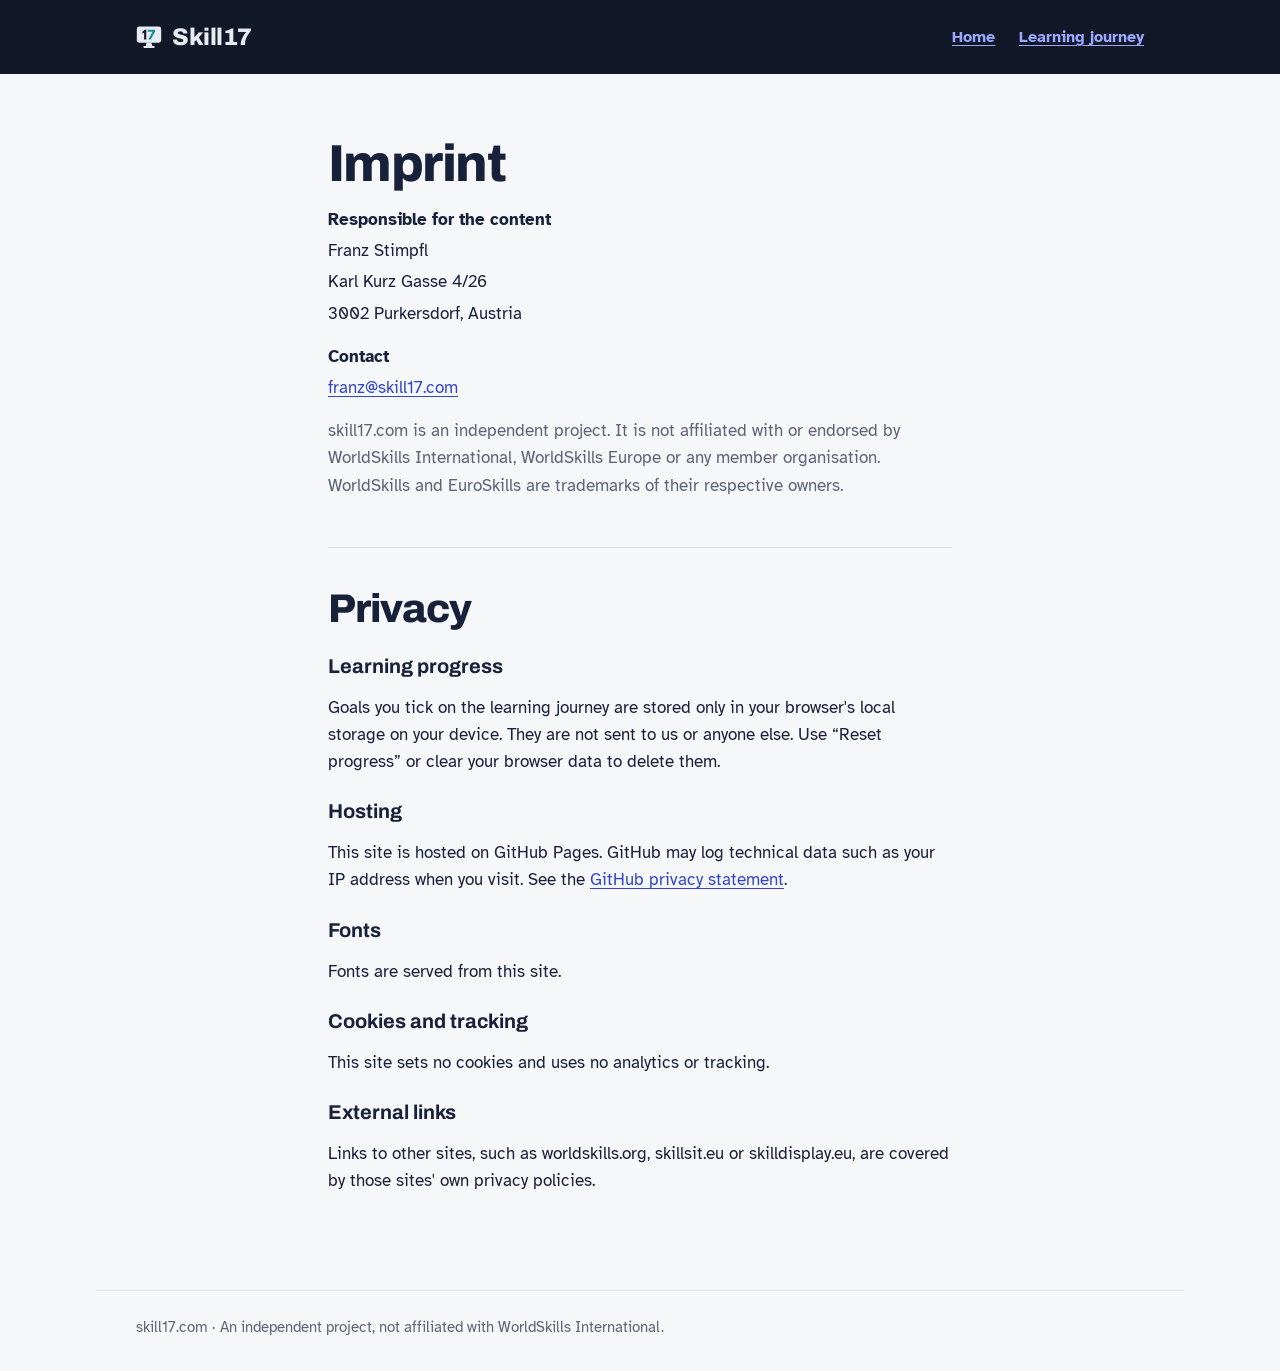
<file: legal.html>
<!doctype html>
<html lang="en">
<head>
  <meta charset="utf-8">
  <meta name="viewport" content="width=device-width, initial-scale=1">
  <title>Imprint &amp; privacy · Skill17 Web Technologies</title>
  <meta name="robots" content="noindex">
  <link rel="icon" href="favicon.svg" type="image/svg+xml">
  <link rel="preload" as="font" type="font/woff2" crossorigin href="fonts/archivo-latin-800.woff2">
  <link rel="stylesheet" href="styles.css?v=2">
</head>
<body>
  <div class="band">
    <header class="site-header wrap">
      <a class="brand" href="index.html"><img src="logo-light.svg" alt="" width="26" height="26">Skill17</a>
      <nav class="site-nav" aria-label="Main">
        <a href="index.html">Home</a>
        <a href="journey.html">Learning journey</a>
      </nav>
    </header>
  </div>

  <main class="wrap legal">
    <section aria-labelledby="imprint-title">
      <h1 id="imprint-title">Imprint</h1>
      <p class="legal-block">
        <strong>Responsible for the content</strong>
        <span>Franz Stimpfl</span>
        <span>Karl Kurz Gasse 4/26</span>
        <span>3002 Purkersdorf, Austria</span>
      </p>
      <p class="legal-block">
        <strong>Contact</strong>
        <span><a href="mailto:franz@skill17.com">franz@skill17.com</a></span>
      </p>
      <p class="muted">skill17.com is an independent project. It is not affiliated with or endorsed by WorldSkills International, WorldSkills Europe or any member organisation. WorldSkills and EuroSkills are trademarks of their respective owners.</p>
    </section>

    <section class="legal-privacy" aria-labelledby="privacy-title">
      <h2 id="privacy-title">Privacy</h2>
      <h3>Learning progress</h3>
      <p>Goals you tick on the learning journey are stored only in your browser's local storage on your device. They are not sent to us or anyone else. Use “Reset progress” or clear your browser data to delete them.</p>
      <h3>Hosting</h3>
      <p>This site is hosted on GitHub Pages. GitHub may log technical data such as your IP address when you visit. See the <a href="https://docs.github.com/en/site-policy/privacy-policies/github-general-privacy-statement" target="_blank" rel="noopener" aria-describedby="new-tab">GitHub privacy statement</a>.</p>
      <h3>Fonts</h3>
      <p>Fonts are served from this site.</p>
      <h3>Cookies and tracking</h3>
      <p>This site sets no cookies and uses no analytics or tracking.</p>
      <h3>External links</h3>
      <p>Links to other sites, such as worldskills.org, skillsit.eu or skilldisplay.eu, are covered by those sites' own privacy policies.</p>
    </section>
  </main>

  <footer class="site-footer wrap">
    <span>skill17.com · An independent project, not affiliated with WorldSkills International.</span>
  </footer>
  <span id="new-tab" hidden>Opens in a new tab</span>
</body>
</html>
</file>
<file: styles.css>
/* ---------- Fonts (self-hosted, SIL Open Font License, see fonts/) ---------- */

@font-face {
  font-family: "Archivo";
  src: url("fonts/archivo-latin-700.woff2") format("woff2");
  font-weight: 700;
  font-display: swap;
  unicode-range: U+0000-00FF, U+0131, U+0152-0153, U+02BB-02BC, U+02C6, U+02DA, U+02DC, U+0304, U+0308, U+0329, U+2000-206F, U+20AC, U+2122, U+2191, U+2193, U+2212, U+2215, U+FEFF, U+FFFD;
}
@font-face {
  font-family: "Archivo";
  src: url("fonts/archivo-latin-ext-700.woff2") format("woff2");
  font-weight: 700;
  font-display: swap;
  unicode-range: U+0100-02BA, U+02BD-02C5, U+02C7-02CC, U+02CE-02D7, U+02DD-02FF, U+0304, U+0308, U+0329, U+1D00-1DBF, U+1E00-1E9F, U+1EF2-1EFF, U+2020, U+20A0-20AB, U+20AD-20C0, U+2113, U+2C60-2C7F, U+A720-A7FF;
}
@font-face {
  font-family: "Archivo";
  src: url("fonts/archivo-latin-800.woff2") format("woff2");
  font-weight: 800;
  font-display: swap;
  unicode-range: U+0000-00FF, U+0131, U+0152-0153, U+02BB-02BC, U+02C6, U+02DA, U+02DC, U+0304, U+0308, U+0329, U+2000-206F, U+20AC, U+2122, U+2191, U+2193, U+2212, U+2215, U+FEFF, U+FFFD;
}
@font-face {
  font-family: "Archivo";
  src: url("fonts/archivo-latin-ext-800.woff2") format("woff2");
  font-weight: 800;
  font-display: swap;
  unicode-range: U+0100-02BA, U+02BD-02C5, U+02C7-02CC, U+02CE-02D7, U+02DD-02FF, U+0304, U+0308, U+0329, U+1D00-1DBF, U+1E00-1E9F, U+1EF2-1EFF, U+2020, U+20A0-20AB, U+20AD-20C0, U+2113, U+2C60-2C7F, U+A720-A7FF;
}
@font-face {
  font-family: "Atkinson Hyperlegible";
  src: url("fonts/atkinson-hyperlegible-latin-400.woff2") format("woff2");
  font-weight: 400;
  font-display: swap;
  unicode-range: U+0000-00FF, U+0131, U+0152-0153, U+02BB-02BC, U+02C6, U+02DA, U+02DC, U+0304, U+0308, U+0329, U+2000-206F, U+20AC, U+2122, U+2191, U+2193, U+2212, U+2215, U+FEFF, U+FFFD;
}
@font-face {
  font-family: "Atkinson Hyperlegible";
  src: url("fonts/atkinson-hyperlegible-latin-ext-400.woff2") format("woff2");
  font-weight: 400;
  font-display: swap;
  unicode-range: U+0100-02BA, U+02BD-02C5, U+02C7-02CC, U+02CE-02D7, U+02DD-02FF, U+0304, U+0308, U+0329, U+1D00-1DBF, U+1E00-1E9F, U+1EF2-1EFF, U+2020, U+20A0-20AB, U+20AD-20C0, U+2113, U+2C60-2C7F, U+A720-A7FF;
}
@font-face {
  font-family: "Atkinson Hyperlegible";
  src: url("fonts/atkinson-hyperlegible-latin-700.woff2") format("woff2");
  font-weight: 700;
  font-display: swap;
  unicode-range: U+0000-00FF, U+0131, U+0152-0153, U+02BB-02BC, U+02C6, U+02DA, U+02DC, U+0304, U+0308, U+0329, U+2000-206F, U+20AC, U+2122, U+2191, U+2193, U+2212, U+2215, U+FEFF, U+FFFD;
}
@font-face {
  font-family: "Atkinson Hyperlegible";
  src: url("fonts/atkinson-hyperlegible-latin-ext-700.woff2") format("woff2");
  font-weight: 700;
  font-display: swap;
  unicode-range: U+0100-02BA, U+02BD-02C5, U+02C7-02CC, U+02CE-02D7, U+02DD-02FF, U+0304, U+0308, U+0329, U+1D00-1DBF, U+1E00-1E9F, U+1EF2-1EFF, U+2020, U+20A0-20AB, U+20AD-20C0, U+2113, U+2C60-2C7F, U+A720-A7FF;
}

/* ---------- Tokens ---------- */

:root {
  --paper: #f6f7f9;
  --surface: #ffffff;
  --ink: #18213a;
  --muted: #5b6478;
  --rule: #dadfe8;
  --link: #3346c9;
  --accent: #14939a;

  /* dark band (header + intro) and dark panels */
  --band-bg: #121827;
  --band-ink: #e8ebf2;
  --band-muted: #a3abbd;
  --band-link: #9aa8ff;
  --band-accent: #35bcc3;
  --band-rule: #2b3347;
  --panel-bg: #18213a;
  --card-dark: #121827;
  --card-dark-hover: #18213a;
  --card-dark-border: transparent;
  --btn-light-bg: #e8ebf2;
  --btn-light-ink: #121827;

  /* section colours: decoration only (bars, dots, borders) */
  --c-purple: #7457e8;
  --c-pink: #d9467a;
  --c-amber: #e0a21c;
  --c-teal: #14939a;
  --c-blue: #3346c9;

  /* section inks: use for text; >= 4.5:1 on --paper/--surface */
  --ink-purple: #7457e8;
  --ink-pink: #b8325f;
  --ink-amber: #8a5d00;
  --ink-teal: #0e7177;
  --ink-blue: #3346c9;

  --cta-bg: #0e7177;

  --display: "Archivo", system-ui, sans-serif;
  --body: "Atkinson Hyperlegible", system-ui, sans-serif;

  --max: 68rem;
  --gutter: clamp(1rem, 4vw, 2.5rem);
}

@media (prefers-color-scheme: dark) {
  :root {
    --paper: #121827;
    --surface: #18213a;
    --ink: #e8ebf2;
    --muted: #a3abbd;
    --rule: #2b3347;
    --link: #9aa8ff;
    --accent: #35bcc3;

    --band-bg: #0b101c;
    --panel-bg: #0b101c;
    --card-dark: #0b101c;
    --card-dark-hover: #1f2943;
    --card-dark-border: var(--rule);

    --ink-purple: #a896ff;
    --ink-pink: #f07ba3;
    --ink-amber: #f0bf55;
    --ink-teal: #35bcc3;
    --ink-blue: #9aa8ff;

    --cta-bg: #0e7177;
  }
}

/* Section tones: --tone for decoration, --tone-ink for text */
.tone-purple { --tone: var(--c-purple); --tone-ink: var(--ink-purple); }
.tone-pink   { --tone: var(--c-pink);   --tone-ink: var(--ink-pink); }
.tone-amber  { --tone: var(--c-amber);  --tone-ink: var(--ink-amber); }
.tone-teal   { --tone: var(--c-teal);   --tone-ink: var(--ink-teal); }
.tone-blue   { --tone: var(--c-blue);   --tone-ink: var(--ink-blue); }
.tone-ink    { --tone: var(--ink);      --tone-ink: var(--ink); }
.tone-link   { --tone-ink: var(--link); }

/* ---------- Base ---------- */

*, *::before, *::after { box-sizing: border-box; }

html { scroll-behavior: smooth; }

body {
  margin: 0;
  background: var(--paper);
  color: var(--ink);
  font: 400 1.0625rem/1.6 var(--body);
  -webkit-font-smoothing: antialiased;
  text-wrap: pretty;
}

h1, h2, h3 { margin: 0; }
p { margin: 0; }

a { color: var(--link); text-underline-offset: 0.18em; }
a:hover { color: var(--ink); text-decoration-thickness: 2px; }
:focus-visible { outline: 3px solid var(--link); outline-offset: 3px; border-radius: 2px; }

.wrap {
  width: 100%;
  max-width: var(--max);
  margin-inline: auto;
  padding-inline: var(--gutter);
}

.auto-grid {
  display: grid;
  grid-template-columns: repeat(auto-fit, minmax(min(100%, var(--min, 320px)), 1fr));
}

.h2 {
  font: 800 clamp(2rem, 4.4vw, 3rem)/1.02 var(--display);
  letter-spacing: -0.03em;
}

.eyebrow {
  margin: 0 0 0.75rem;
  font-weight: 700;
  color: var(--tone-ink, var(--ink));
}

.muted { color: var(--muted); }

/* ---------- Buttons ---------- */

.btn {
  display: inline-flex;
  align-items: center;
  min-height: 3rem;
  padding: 0 1.375rem;
  border-radius: 6px;
  font-weight: 700;
  text-decoration: none;
  white-space: nowrap;
}

.btn--primary { background: var(--band-ink); color: var(--band-bg); }
.btn--primary:hover { background: var(--band-link); color: var(--band-bg); }

.btn--outline { border: 2px solid var(--band-ink); color: var(--band-ink); }
.btn--outline:hover { background: var(--band-ink); color: var(--band-bg); }

.btn--light { background: var(--btn-light-bg); color: var(--btn-light-ink); padding-inline: 1.25rem; }

.btn--white { background: #ffffff; color: #18213a; }
.btn--white:hover { background: #18213a; color: #ffffff; }

/* ---------- Dark band: header + intro ---------- */

.band {
  background: var(--band-bg);
  color: var(--band-ink);
}

.site-header {
  display: flex;
  align-items: center;
  justify-content: space-between;
  flex-wrap: wrap;
  gap: 1rem 2rem;
  padding-block: 1.5rem;
}

.brand {
  display: flex;
  align-items: center;
  gap: 0.625rem;
  color: var(--band-ink);
  text-decoration: none;
  font: 800 1.5rem/1 var(--display);
  letter-spacing: -0.02em;
}
.brand:hover { color: var(--band-ink); }

.site-nav {
  display: flex;
  flex-wrap: wrap;
  gap: 0.5rem 1.5rem;
  font-size: 0.96875rem;
  font-weight: 700;
}
.site-nav a { color: var(--band-link); }
.site-nav a:hover,
.site-nav a[aria-current="page"] { color: var(--band-ink); }
.site-nav a[aria-current="page"] { text-decoration-thickness: 2px; }

/* Home hero */
.hero {
  padding-block: clamp(3rem, 10vh, 7rem) clamp(3.5rem, 9vh, 6rem);
}

.status {
  display: flex;
  align-items: center;
  gap: 0.5rem;
  margin: 0 0 1.5rem;
  color: var(--band-muted);
  font-weight: 700;
}
.status::before {
  content: "";
  flex: none;
  width: 10px;
  height: 10px;
  border-radius: 50%;
  background: var(--band-accent);
  animation: pulse 2.4s ease-in-out infinite;
}

@keyframes pulse {
  0%, 100% { opacity: 1; }
  50% { opacity: 0.35; }
}

.hero h1 {
  max-width: 13ch;
  font: 800 clamp(2.625rem, 8.5vw, 6rem)/0.96 var(--display);
  letter-spacing: -0.03em;
}

.hero-sub {
  margin-top: 1.25rem;
  font: 700 clamp(1.25rem, 3vw, 1.75rem)/1.2 var(--display);
  color: var(--band-accent);
}

.hero-lede {
  max-width: 36rem;
  margin-top: 2rem;
  font-size: 1.1875rem;
  color: var(--band-muted);
}

.actions {
  display: flex;
  flex-wrap: wrap;
  gap: 0.75rem;
  margin-top: 2.25rem;
}

.stripe {
  display: flex;
  height: 8px;
  margin-top: clamp(3.5rem, 9vh, 6rem);
  border-radius: 4px;
  overflow: hidden;
}
.stripe span:nth-child(1) { flex: 8; background: var(--c-purple); }
.stripe span:nth-child(2) { flex: 8; background: var(--band-accent); }
.stripe span:nth-child(3) { flex: 10; background: var(--c-amber); }
.stripe span:nth-child(4) { flex: 3; background: var(--c-pink); }

/* ---------- Home sections ---------- */

.section { padding-block: 5.5rem; }

.on-surface {
  background: var(--surface);
  border-block: 1px solid var(--rule);
}

.split {
  --min: 320px;
  gap: 1.5rem 4rem;
  align-items: end;
}

/* The skill */
.skill { gap: 2.5rem 4rem; align-items: start; }
.skill-copy {
  display: flex;
  flex-direction: column;
  gap: 1.125rem;
  font-size: 1.09375rem;
}

/* Is this for you? */
.paths-heading { max-width: 18ch; margin-bottom: 2.5rem; }
.paths { --min: 280px; gap: 1.25rem; }

.card {
  background: var(--surface);
  border: 1px solid var(--rule);
  border-radius: 10px;
}

.path {
  display: flex;
  flex-direction: column;
  gap: 0.875rem;
  padding: 1.75rem;
}
.path::before {
  content: "";
  width: 32px;
  height: 6px;
  border-radius: 3px;
  background: var(--tone);
}
.path h3 {
  font: 700 1.5rem/1.15 var(--display);
  letter-spacing: -0.02em;
}
.path p { flex: 1; color: var(--muted); }
.path a { font-weight: 700; }

/* Competition */
.panel {
  background: var(--panel-bg);
  color: var(--band-ink);
}
.panel a { color: var(--band-link); }
.panel a:hover { color: var(--band-ink); }
.panel .eyebrow { color: var(--band-accent); }
.panel-muted { color: var(--band-muted); }

.competition-head { margin-bottom: 3rem; }

.cycle { margin-bottom: 3rem; }
.cycle > p { margin-bottom: 1rem; }
.cycle-cards { --min: 280px; gap: 1rem; }

.cycle-card {
  display: flex;
  flex-direction: column;
  gap: 0.375rem;
  padding: 1.5rem;
  border: 1px solid var(--band-rule);
  border-radius: 10px;
}
.cycle-card--next { border-color: var(--band-accent); }
.cycle-when { font-size: 0.875rem; font-weight: 700; color: var(--band-muted); }
.cycle-card--next .cycle-when { color: var(--band-accent); }
.cycle-name { font: 800 1.75rem/1.1 var(--display); }

.modules { margin: 0; padding: 0; list-style: none; }

.module {
  display: grid;
  grid-template-columns: 64px minmax(0, 260px) minmax(0, 1fr);
  align-items: baseline;
  gap: 0.5rem 2rem;
  padding-block: 1.5rem;
  border-top: 1px solid var(--band-rule);
}
.module-letter { font: 800 1.75rem/1 var(--display); color: var(--tone); }
.module.tone-link { --tone: var(--band-link); }
.module h3 { font: 700 1.3125rem/1.2 var(--display); }
.module p { color: var(--band-muted); }

@media (max-width: 35rem) {
  .module { grid-template-columns: minmax(0, 1fr); }
}

.compete-note { margin-top: 2rem; }

/* Occupational Standard */
.standard-head { margin-bottom: 2.5rem; }

.weights {
  display: flex;
  gap: 3px;
  height: 16px;
  margin-bottom: 2rem;
  border-radius: 8px;
  overflow: hidden;
}
.weights span { min-width: 0; background: var(--tone); }
.weights span:nth-child(1), .weights span:nth-child(2) { flex: 5; }
.weights span:nth-child(3), .weights span:nth-child(4) { flex: 25; }
.weights span:nth-child(5) { flex: 40; }

.wsos { --min: 300px; gap: 1.25rem; margin: 0; padding: 0; list-style: none; }

.wsos-card {
  display: flex;
  flex-direction: column;
  gap: 0.625rem;
  padding: 1.5rem;
}
.wsos-top {
  display: flex;
  justify-content: space-between;
  align-items: baseline;
  gap: 0.75rem;
}
.wsos-num { font-size: 0.90625rem; font-weight: 700; color: var(--muted); }
.wsos-weight { font: 800 1.875rem/1 var(--display); color: var(--tone-ink); }
.wsos-card h3 { font: 700 1.3125rem/1.2 var(--display); letter-spacing: -0.01em; }
.wsos-card p { font-size: 0.96875rem; color: var(--muted); }

/* Test projects */
.projects-heading { max-width: 20ch; margin-bottom: 1rem; }
.projects-intro { max-width: 40rem; margin-bottom: 2.5rem; color: var(--muted); }

.feature {
  display: flex;
  flex-wrap: wrap;
  justify-content: space-between;
  align-items: flex-end;
  gap: 1rem 2rem;
  padding: 1.75rem;
  margin-bottom: 2rem;
  background: var(--card-dark);
  color: var(--band-ink);
  border: 1px solid var(--card-dark-border);
  border-radius: 12px;
  text-decoration: none;
}
.feature:hover { background: var(--card-dark-hover); color: var(--band-ink); }
.feature-text {
  display: flex;
  flex-direction: column;
  gap: 0.5rem;
  flex: 1 1 320px;
  min-width: 0;
}
.feature-kicker { font-size: 0.875rem; font-weight: 700; color: var(--band-accent); }
.feature-title {
  font: 800 clamp(1.375rem, 2.6vw, 1.75rem)/1.15 var(--display);
  letter-spacing: -0.02em;
}
.feature-copy { max-width: 40rem; color: var(--band-muted); }

.archives {
  margin: 0;
  padding: 0;
  list-style: none;
  border-top: 1px solid var(--rule);
}
.archive {
  display: grid;
  grid-template-columns: minmax(0, 1fr) auto;
  gap: 0.25rem 1.5rem;
  padding: 1.375rem 0.25rem;
  border-bottom: 1px solid var(--rule);
  color: var(--ink);
  text-decoration: none;
}
.archive:hover { background: var(--paper); color: var(--ink); }
.archive-title { font: 700 1.25rem/1.25 var(--display); }
.archive-go { font-weight: 700; color: var(--link); white-space: nowrap; }
.archive-copy { font-size: 0.96875rem; color: var(--muted); }

.archives-note { margin-top: 1.5rem; font-size: 0.96875rem; color: var(--muted); }

/* Resources */
.resources-heading { margin-bottom: 2.5rem; }
.resources { --min: 240px; gap: 0.75rem 2.5rem; margin: 0; padding: 0; list-style: none; }
.resource {
  display: flex;
  flex-direction: column;
  gap: 0.25rem;
  padding-block: 1rem;
  border-top: 2px solid var(--ink);
}
.resource-kind { font-size: 0.84375rem; font-weight: 700; color: var(--muted); }
.resource a { font-size: 1.125rem; font-weight: 700; }

/* Journey call to action */
.cta-section { padding-bottom: 6rem; }

.cta {
  --min: 300px;
  gap: 2rem 4rem;
  align-items: end;
  padding: clamp(2rem, 6vw, 4rem);
  background: var(--cta-bg);
  color: #ffffff;
  border-radius: 14px;
}
.cta h2 {
  font: 800 clamp(2rem, 4.8vw, 3.5rem)/1 var(--display);
  letter-spacing: -0.03em;
}
.cta p { max-width: 32rem; margin-top: 1rem; font-size: 1.125rem; }
.cta-side {
  display: flex;
  flex-direction: column;
  align-items: flex-start;
  gap: 1.25rem;
}
.cta-stages {
  display: grid;
  grid-template-columns: repeat(2, minmax(0, 1fr));
  gap: 0.375rem 1.5rem;
  margin: 0;
  padding: 0;
  list-style: none;
  font-weight: 700;
}

/* ---------- Footer ---------- */

.site-footer {
  display: flex;
  justify-content: space-between;
  flex-wrap: wrap;
  gap: 0.75rem 2rem;
  padding-block: 1.5rem 2rem;
  border-top: 1px solid var(--rule);
  color: var(--muted);
  font-size: 0.9375rem;
}
.footer-links { display: flex; flex-wrap: wrap; gap: 1.25rem; }

/* ---------- Learning journey ---------- */

.journey-intro {
  --min: 340px;
  gap: 2.5rem 4rem;
  align-items: end;
  padding-block: clamp(2.5rem, 8vh, 5.5rem) 4rem;
}
.journey-intro .eyebrow { margin-bottom: 1rem; color: var(--band-accent); }
.journey-intro h1 {
  font: 800 clamp(2.5rem, 7vw, 5rem)/0.98 var(--display);
  letter-spacing: -0.03em;
}
.journey-lede {
  max-width: 34rem;
  margin-top: 1.5rem;
  font-size: 1.15625rem;
  color: var(--band-muted);
}

.progress {
  display: flex;
  flex-direction: column;
  gap: 1rem;
  padding: 1.5rem;
  background: #18213a;
  border: 1px solid var(--band-rule);
  border-radius: 12px;
}
.progress[hidden] { display: none; }
.progress-top {
  display: flex;
  justify-content: space-between;
  align-items: baseline;
  gap: 1rem;
}
.progress-label { font-weight: 700; color: var(--band-muted); }
.progress-pct { font: 800 2.75rem/1 var(--display); color: var(--band-accent); }

.segments { display: flex; gap: 4px; }
.segment {
  flex: 1;
  display: block;
  height: 10px;
  border-radius: 5px;
  background: var(--band-rule);
  overflow: hidden;
}
.segment::before {
  content: "";
  display: block;
  width: var(--fill, 0%);
  height: 100%;
  background: var(--tone);
}
/* The panel is always dark, so stage 06 fills in the band ink. */
.segment.tone-ink { --tone: var(--band-ink); }

.progress-bottom {
  display: flex;
  justify-content: space-between;
  align-items: center;
  gap: 1rem;
  font-size: 0.9375rem;
  color: var(--band-muted);
}
.reset {
  padding: 0.5rem 0;
  border: 0;
  background: none;
  font: inherit;
  font-weight: 700;
  color: var(--band-link);
  cursor: pointer;
}
.reset:hover { text-decoration: underline; }

.journey-main { padding-block: 3rem 6rem; }
.journey-main .feature { margin-bottom: 2rem; }

.stages { display: flex; flex-direction: column; gap: 1.25rem; }

.stage {
  background: var(--surface);
  border: 1px solid var(--rule);
  border-radius: 14px;
  overflow: hidden;
}
.stage::before {
  content: "";
  display: block;
  height: 6px;
  background: var(--tone);
}
.stage.is-locked { opacity: 0.55; }

.stage-body {
  gap: 2rem 3.5rem;
  padding: clamp(1.5rem, 4vw, 2.5rem);
}

.stage-info {
  display: flex;
  flex-direction: column;
  gap: 0.875rem;
}

.stage-meta {
  display: flex;
  flex-wrap: wrap;
  align-items: center;
  gap: 0.625rem;
}
.stage-num { font: 800 0.9375rem/1 var(--display); color: var(--tone-ink); }

.pill {
  padding: 2px 10px;
  border-radius: 999px;
  font-size: 0.84375rem;
  font-weight: 700;
}
.pill[hidden] { display: none; }
.pill--level { border: 1px solid var(--rule); color: var(--muted); }
.pill--done { background: #0e7177; color: #ffffff; }
.pill--locked { background: var(--paper); color: var(--muted); }

.stage h2 {
  font: 800 clamp(1.75rem, 3.4vw, 2.25rem)/1.05 var(--display);
  letter-spacing: -0.03em;
}
.stage-copy { color: var(--muted); }

.stage-field {
  display: flex;
  flex-direction: column;
  gap: 0.375rem;
}
.stage-copy + .stage-field { margin-top: 0.375rem; }
.field-label { font-size: 0.84375rem; font-weight: 700; color: var(--muted); }
.stage-tools { font-size: 0.96875rem; }

.chips, .stage-links {
  display: flex;
  flex-wrap: wrap;
  margin: 0;
  padding: 0;
  list-style: none;
}
.chips { gap: 0.375rem; }
.chip {
  display: inline-flex;
  align-items: center;
  gap: 0.375rem;
  padding: 4px 10px;
  background: var(--paper);
  border-radius: 6px;
  font-size: 0.875rem;
  font-weight: 700;
}
.chip::before {
  content: "";
  width: 8px;
  height: 8px;
  border-radius: 50%;
  background: var(--tone);
}
.stage-links { gap: 0.375rem 1.25rem; font-size: 0.96875rem; font-weight: 700; }

.goals-head { padding-bottom: 0.5rem; }

.goals {
  margin: 0;
  padding: 0;
  list-style: none;
}
/* Without JavaScript the goals stay a plain list. */
.goals:not(.is-interactive) li {
  padding: 0.875rem 0.375rem;
  border-top: 1px solid var(--rule);
  line-height: 1.45;
}

.goal {
  display: flex;
  align-items: flex-start;
  gap: 0.875rem;
  width: 100%;
  min-height: 52px;
  padding: 0.875rem 0.375rem;
  border: 0;
  border-top: 1px solid var(--rule);
  border-radius: 0;
  background: transparent;
  color: var(--ink);
  font: inherit;
  font-size: 1rem;
  line-height: 1.45;
  text-align: left;
  cursor: pointer;
}
.goal:hover { background: var(--paper); }
.goal:disabled { cursor: not-allowed; }
.goal:disabled:hover { background: transparent; }

.goal-box {
  flex: none;
  display: flex;
  align-items: center;
  justify-content: center;
  width: 22px;
  height: 22px;
  border: 2px solid var(--muted);
  border-radius: 6px;
  color: var(--surface);
  font-size: 0.875rem;
  font-weight: 700;
  line-height: 1;
}
.goal[aria-pressed="true"] .goal-box {
  border-color: var(--tone-ink);
  background: var(--tone-ink);
}
.goal[aria-pressed="true"] .goal-box::after { content: "✓"; }
.goal[aria-pressed="true"] .goal-label {
  color: var(--muted);
  text-decoration: line-through;
}

.after {
  --min: 300px;
  gap: 1.5rem 4rem;
  margin-top: 3.5rem;
  padding-top: 2.5rem;
  border-top: 1px solid var(--rule);
}
.after h2 {
  font: 800 clamp(1.625rem, 3vw, 2.125rem)/1.1 var(--display);
  letter-spacing: -0.02em;
}

/* ---------- Imprint & privacy ---------- */

.legal {
  display: flex;
  flex-direction: column;
  gap: 3rem;
  max-width: 44rem;
  padding-block: 4rem 6rem;
}
.legal section {
  display: flex;
  flex-direction: column;
  gap: 1rem;
}
.legal h1 {
  font: 800 clamp(2.25rem, 5vw, 3.25rem)/1 var(--display);
  letter-spacing: -0.03em;
}
.legal h2 {
  font: 800 clamp(1.875rem, 4vw, 2.5rem)/1.05 var(--display);
  letter-spacing: -0.03em;
}
.legal h3 {
  margin-top: 0.5rem;
  font: 700 1.25rem/1.2 var(--display);
}
.legal-privacy {
  padding-top: 2.5rem;
  border-top: 1px solid var(--rule);
}
.legal-block {
  display: flex;
  flex-direction: column;
  gap: 0.25rem;
}
.legal-block strong { font-weight: 700; }

/* ---------- Motion ---------- */

@media (prefers-reduced-motion: reduce) {
  html { scroll-behavior: auto; }
  .status::before { animation: none; }
}
</file>
